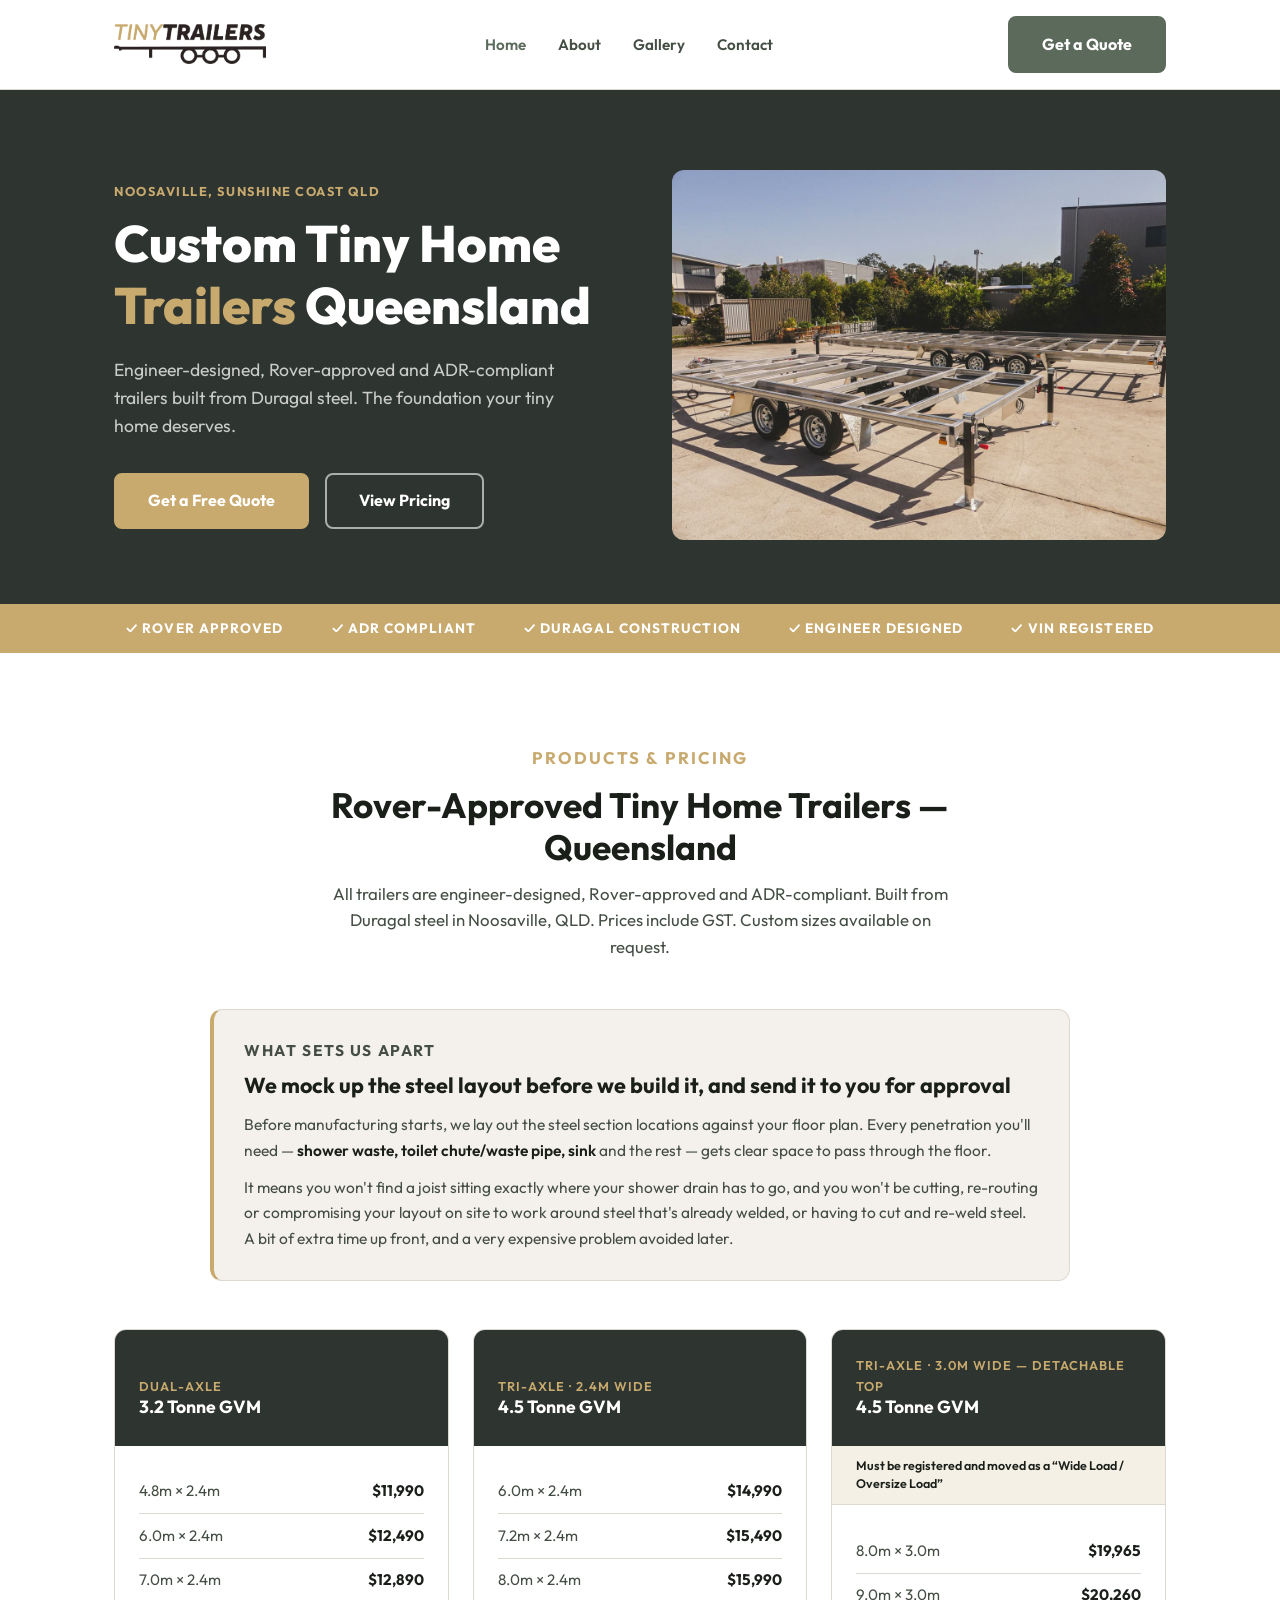
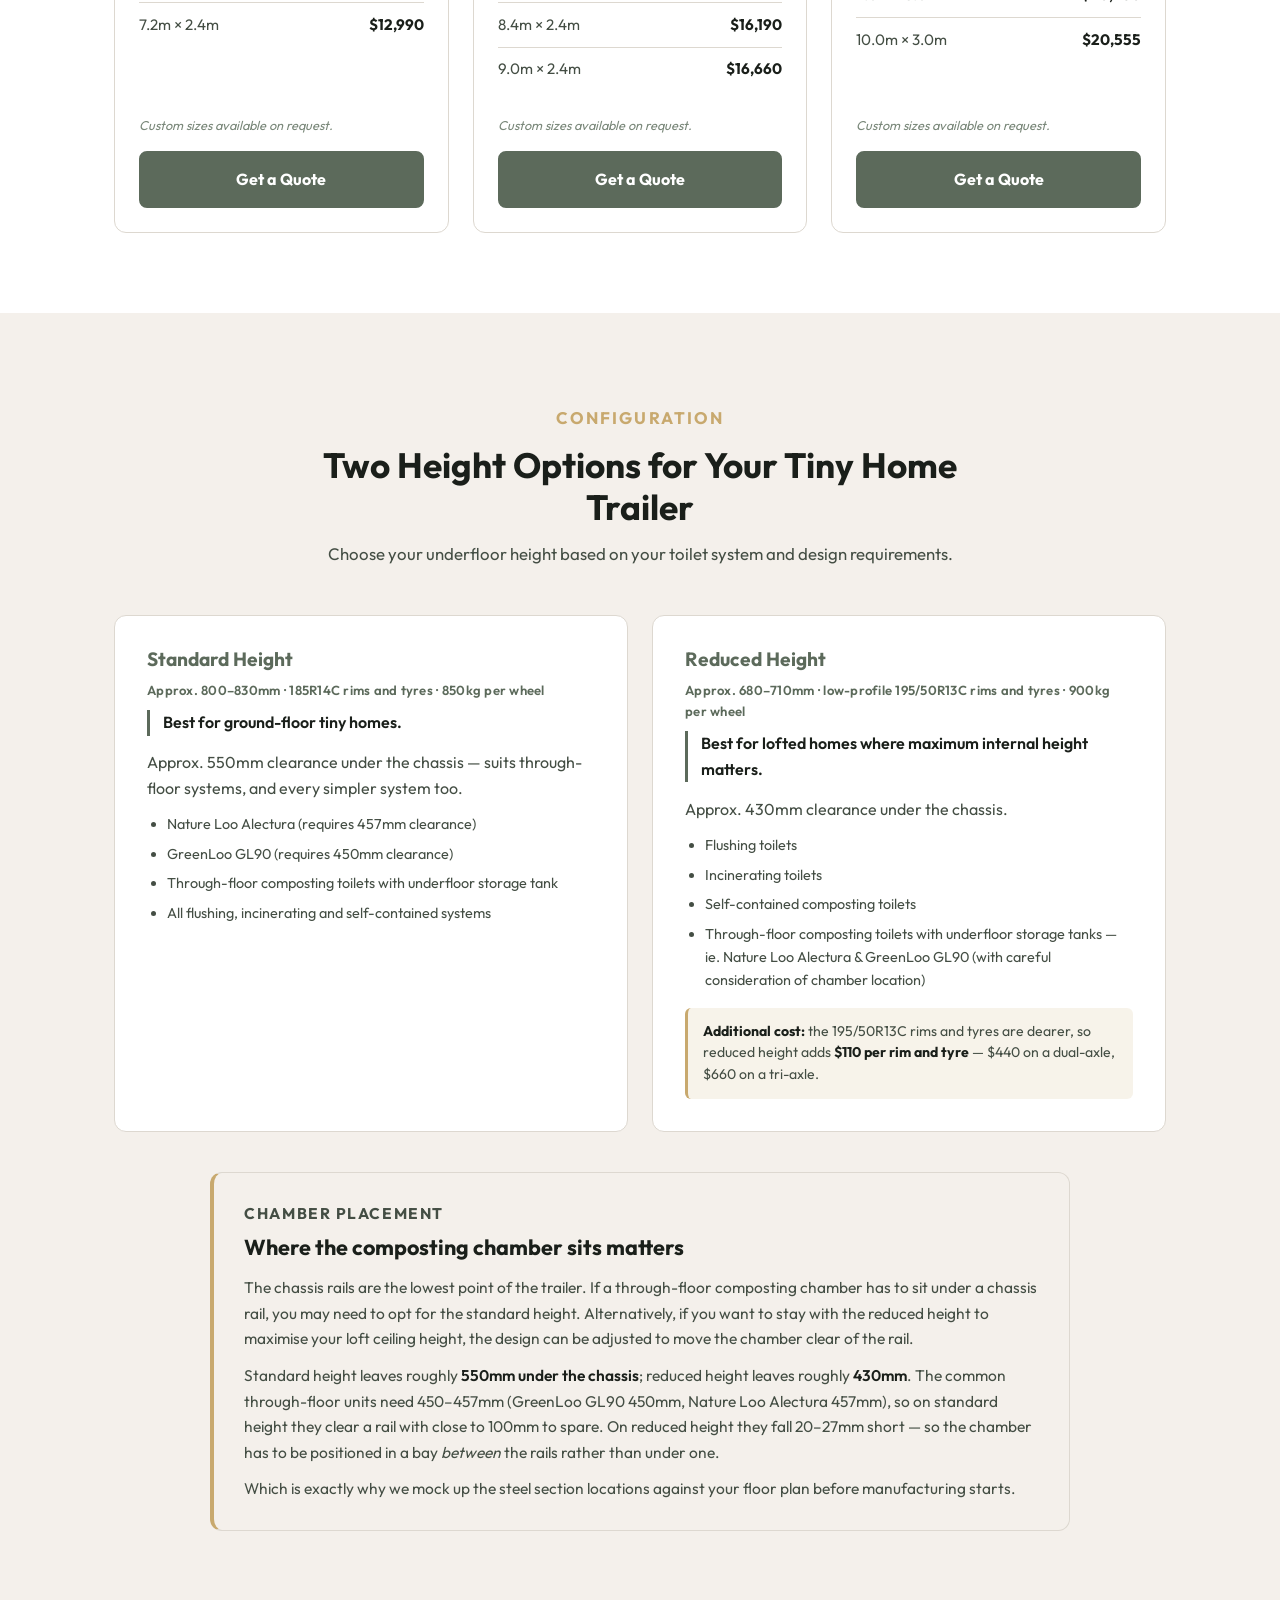
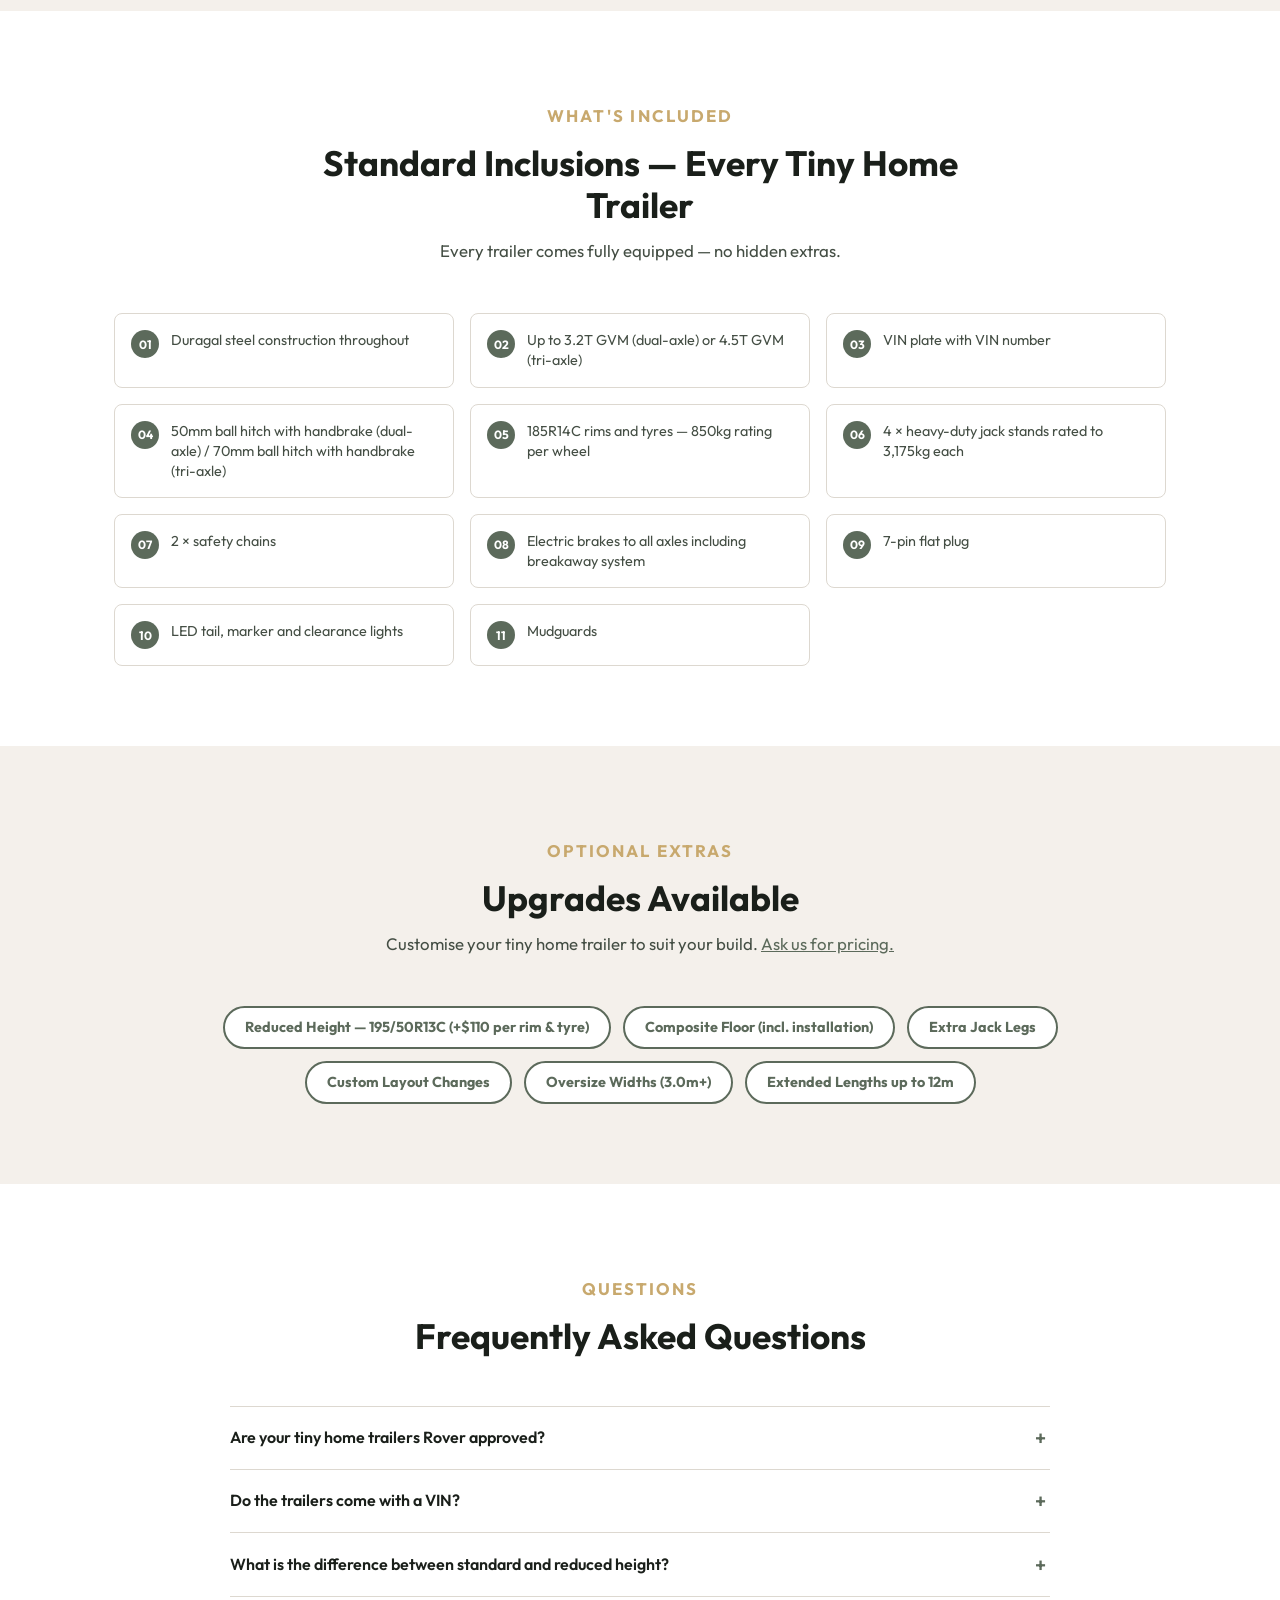
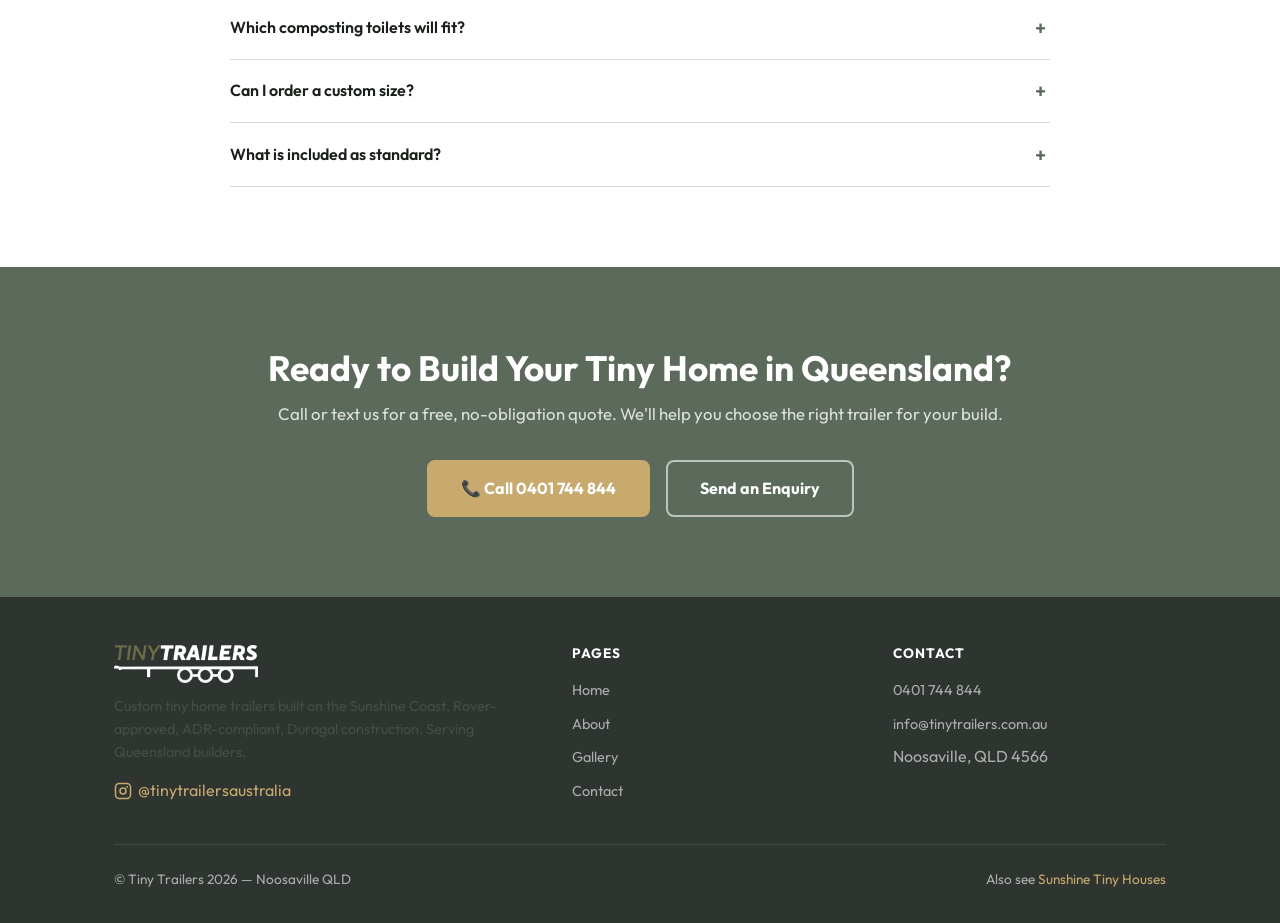
<file: index.html>
<!DOCTYPE html>
<html lang="en-AU">
<head>
  <meta charset="UTF-8" />
  <meta name="viewport" content="width=device-width, initial-scale=1.0" />

  <title>Tiny Home Trailers Queensland | Tiny Trailers — Noosaville</title>
  <meta name="description" content="Engineer-designed, Rover-approved tiny home trailers built from Duragal steel on the Sunshine Coast QLD. Dual and tri-axle, ADR-compliant, VIN registered. Call 0401 744 844 for a free quote." />
  <meta name="robots" content="index, follow" />
  <meta name="geo.region" content="AU-QLD" />
  <meta name="geo.placename" content="Noosaville" />
  <meta name="theme-color" content="#5c6a5b" />
  <link rel="icon" href="images/tt-favicon-32.png" sizes="32x32" type="image/png" />
  <link rel="apple-touch-icon" href="images/tt-icon-180.png" />

  <link rel="canonical" href="https://www.tinytrailers.com.au/" />

  <!-- Open Graph -->
  <meta property="og:type" content="website" />
  <meta property="og:url" content="https://www.tinytrailers.com.au/" />
  <meta property="og:locale" content="en_AU" />
  <meta property="og:site_name" content="Tiny Trailers" />
  <meta property="og:title" content="Tiny Home Trailers Queensland | Tiny Trailers — Noosaville" />
  <meta property="og:description" content="Engineer-designed, Rover-approved tiny home trailers built from Duragal steel on the Sunshine Coast. Dual and tri-axle, ADR-compliant. Call 0401 744 844." />
  <meta property="og:image" content="https://www.tinytrailers.com.au/images/hero.jpg" />
  <meta property="og:image:width" content="1200" />
  <meta property="og:image:height" content="800" />
  <meta property="og:image:alt" content="Custom tiny home trailer — Rover approved, Duragal construction, Sunshine Coast QLD" />

  <!-- Twitter Card -->
  <meta name="twitter:card" content="summary_large_image" />
  <meta name="twitter:title" content="Tiny Home Trailers Queensland | Tiny Trailers — Noosaville" />
  <meta name="twitter:description" content="Engineer-designed, Rover-approved tiny home trailers built from Duragal steel on the Sunshine Coast. Call 0401 744 844." />
  <meta name="twitter:image" content="https://www.tinytrailers.com.au/images/hero.jpg" />

  <!-- Preload hero for LCP -->
  <link rel="preload" as="image" href="images/hero.jpg" />

  <link rel="preconnect" href="https://fonts.googleapis.com" />
  <link rel="preconnect" href="https://fonts.gstatic.com" crossorigin />
  <link href="https://fonts.googleapis.com/css2?family=Outfit:wght@400;600;700;800&display=swap" rel="stylesheet" />
  <link rel="stylesheet" href="style.css?v=9" />

  <!-- Structured Data -->
  <script type="application/ld+json">
{"@context": "https://schema.org", "@type": "LocalBusiness", "name": "Tiny Trailers", "url": "https://www.tinytrailers.com.au", "telephone": "+61401744844", "email": "info@tinytrailers.com.au", "description": "Engineer-designed, Rover-approved tiny home trailers built from Duragal steel. ADR-compliant, VIN registered, dual and tri-axle available.", "image": "https://www.tinytrailers.com.au/images/hero.jpg", "priceRange": "$$", "address": {"@type": "PostalAddress", "addressLocality": "Noosaville", "addressRegion": "QLD", "postalCode": "4566", "addressCountry": "AU"}, "geo": {"@type": "GeoCoordinates", "latitude": -26.394, "longitude": 153.073}, "areaServed": [{"@type": "State", "name": "Queensland"}, {"@type": "Place", "name": "Sunshine Coast"}, {"@type": "Country", "name": "Australia"}], "@id": "https://www.tinytrailers.com.au/#business", "logo": "https://www.tinytrailers.com.au/images/tt-logo-onlight.png", "sameAs": ["https://www.instagram.com/tinytrailersaustralia/"]}
</script>
<script type="application/ld+json">
{"@context": "https://schema.org", "@type": "Product", "name": "Dual-Axle Tiny Home Trailer — 3.2T GVM", "description": "Dual-axle tiny home trailer, 3.2 tonne GVM, Duragal steel construction, Rover-approved and ADR-compliant. Built in Noosaville, Queensland.", "image": "https://www.tinytrailers.com.au/images/hero.jpg", "brand": {"@type": "Brand", "name": "Tiny Trailers"}, "manufacturer": {"@id": "https://www.tinytrailers.com.au/#business"}, "category": "Tiny home trailer", "offers": {"@type": "AggregateOffer", "priceCurrency": "AUD", "lowPrice": "11990", "highPrice": "12990", "offerCount": 4, "availability": "https://schema.org/InStock", "seller": {"@id": "https://www.tinytrailers.com.au/#business"}, "offers": [{"@type": "Offer", "name": "4.8m × 2.4m", "price": "11990", "priceCurrency": "AUD", "availability": "https://schema.org/InStock", "url": "https://www.tinytrailers.com.au/#pricing"}, {"@type": "Offer", "name": "6.0m × 2.4m", "price": "12490", "priceCurrency": "AUD", "availability": "https://schema.org/InStock", "url": "https://www.tinytrailers.com.au/#pricing"}, {"@type": "Offer", "name": "7.0m × 2.4m", "price": "12890", "priceCurrency": "AUD", "availability": "https://schema.org/InStock", "url": "https://www.tinytrailers.com.au/#pricing"}, {"@type": "Offer", "name": "7.2m × 2.4m", "price": "12990", "priceCurrency": "AUD", "availability": "https://schema.org/InStock", "url": "https://www.tinytrailers.com.au/#pricing"}]}}
</script>
<script type="application/ld+json">
{"@context": "https://schema.org", "@type": "Product", "name": "Tri-Axle Tiny Home Trailer — 4.5T GVM, 2.4m Wide", "description": "Tri-axle tiny home trailer, 4.5 tonne GVM, 2.4m wide, Duragal steel construction, Rover-approved and ADR-compliant.", "image": "https://www.tinytrailers.com.au/images/hero.jpg", "brand": {"@type": "Brand", "name": "Tiny Trailers"}, "manufacturer": {"@id": "https://www.tinytrailers.com.au/#business"}, "category": "Tiny home trailer", "offers": {"@type": "AggregateOffer", "priceCurrency": "AUD", "lowPrice": "14990", "highPrice": "16660", "offerCount": 5, "availability": "https://schema.org/InStock", "seller": {"@id": "https://www.tinytrailers.com.au/#business"}, "offers": [{"@type": "Offer", "name": "6.0m × 2.4m", "price": "14990", "priceCurrency": "AUD", "availability": "https://schema.org/InStock", "url": "https://www.tinytrailers.com.au/#pricing"}, {"@type": "Offer", "name": "7.2m × 2.4m", "price": "15490", "priceCurrency": "AUD", "availability": "https://schema.org/InStock", "url": "https://www.tinytrailers.com.au/#pricing"}, {"@type": "Offer", "name": "8.0m × 2.4m", "price": "15990", "priceCurrency": "AUD", "availability": "https://schema.org/InStock", "url": "https://www.tinytrailers.com.au/#pricing"}, {"@type": "Offer", "name": "8.4m × 2.4m", "price": "16190", "priceCurrency": "AUD", "availability": "https://schema.org/InStock", "url": "https://www.tinytrailers.com.au/#pricing"}, {"@type": "Offer", "name": "9.0m × 2.4m", "price": "16660", "priceCurrency": "AUD", "availability": "https://schema.org/InStock", "url": "https://www.tinytrailers.com.au/#pricing"}]}}
</script>
<script type="application/ld+json">
{"@context": "https://schema.org", "@type": "Product", "name": "Tri-Axle Tiny Home Trailer — 4.5T GVM, 3.0m Wide (Detachable Top)", "description": "Tri-axle tiny home trailer, 4.5 tonne GVM, 3.0m wide with detachable top. Must be registered and moved as a Wide Load / Oversize Load.", "image": "https://www.tinytrailers.com.au/images/hero.jpg", "brand": {"@type": "Brand", "name": "Tiny Trailers"}, "manufacturer": {"@id": "https://www.tinytrailers.com.au/#business"}, "category": "Tiny home trailer", "offers": {"@type": "AggregateOffer", "priceCurrency": "AUD", "lowPrice": "19965", "highPrice": "20555", "offerCount": 3, "availability": "https://schema.org/InStock", "seller": {"@id": "https://www.tinytrailers.com.au/#business"}, "offers": [{"@type": "Offer", "name": "8.0m × 3.0m", "price": "19965", "priceCurrency": "AUD", "availability": "https://schema.org/InStock", "url": "https://www.tinytrailers.com.au/#pricing"}, {"@type": "Offer", "name": "9.0m × 3.0m", "price": "20260", "priceCurrency": "AUD", "availability": "https://schema.org/InStock", "url": "https://www.tinytrailers.com.au/#pricing"}, {"@type": "Offer", "name": "10.0m × 3.0m", "price": "20555", "priceCurrency": "AUD", "availability": "https://schema.org/InStock", "url": "https://www.tinytrailers.com.au/#pricing"}]}}
</script>
<script type="application/ld+json">
{"@context": "https://schema.org", "@type": "FAQPage", "mainEntity": [{"@type": "Question", "name": "Are your tiny home trailers Rover approved?", "acceptedAnswer": {"@type": "Answer", "text": "Yes. Every trailer is engineer-designed, Rover-approved and complies with the relevant Australian Design Rules."}}, {"@type": "Question", "name": "Do the trailers come with a VIN?", "acceptedAnswer": {"@type": "Answer", "text": "Yes. Every trailer is supplied with a VIN plate and VIN number, so it has a legitimate, registerable foundation."}}, {"@type": "Question", "name": "What is the difference between standard and reduced height?", "acceptedAnswer": {"@type": "Answer", "text": "Standard height sits at roughly 800–830mm on 185R14C rims and tyres and leaves about 550mm of clearance under the chassis. Reduced height sits at roughly 680–710mm on low-profile 195/50R13C rims and tyres with about 430mm under the chassis, and adds $110 per rim and tyre."}}, {"@type": "Question", "name": "Which composting toilets will fit?", "acceptedAnswer": {"@type": "Answer", "text": "Standard height suits through-floor units including the Nature Loo Alectura (457mm clearance) and GreenLoo GL90 (450mm), plus all flushing, incinerating and self-contained systems. On reduced height a through-floor chamber must sit in a bay between the chassis rails rather than under one."}}, {"@type": "Question", "name": "Can I order a custom size?", "acceptedAnswer": {"@type": "Answer", "text": "Yes. Custom sizes are available on request, including oversize widths from 3.0m and extended lengths up to 12m."}}, {"@type": "Question", "name": "What is included as standard?", "acceptedAnswer": {"@type": "Answer", "text": "Duragal steel construction, VIN plate, ball hitch with handbrake, 185R14C rims and tyres rated to 850kg per wheel, four heavy-duty jack stands, safety chains, electric brakes with breakaway system, 7-pin flat plug, LED lighting and mudguards."}}]}
</script>
</head>
<body>

  <header class="site-header">
    <div class="container">
      <nav class="nav">
        <a href="/" class="nav__logo"><img src="images/tt-logo-onlight.png" alt="Tiny Trailers" width="849" height="224" /></a>
        <ul class="nav__links">
          <li><a href="/" class="active">Home</a></li>
          <li><a href="about.html">About</a></li>
          <li><a href="gallery.html">Gallery</a></li>
          <li><a href="contact.html">Contact</a></li>
        </ul>
        <a href="contact.html" class="btn btn--primary nav__cta">Get a Quote</a>
        <button class="nav__toggle" aria-label="Toggle menu" onclick="toggleNav()">
          <span></span><span></span><span></span>
        </button>
      </nav>
    </div>
    <div class="nav__mobile" id="mobileNav">
      <a href="/">Home</a>
      <a href="about.html">About</a>
      <a href="gallery.html">Gallery</a>
      <a href="contact.html">Contact</a>
      <a href="contact.html" class="btn btn--primary" style="margin-top:0.5rem;text-align:center;">Get a Quote</a>
    </div>
  </header>

  <section class="hero">
    <div class="container">
      <div class="hero__inner">
        <div>
          <p class="eyebrow">Noosaville, Sunshine Coast QLD</p>
          <h1>Custom Tiny Home <em>Trailers</em> Queensland</h1>
          <p class="hero__sub">Engineer-designed, Rover-approved and ADR-compliant trailers built from Duragal steel. The foundation your tiny home deserves.</p>
          <div class="hero__actions">
            <a href="contact.html" class="btn btn--accent">Get a Free Quote</a>
            <a href="#pricing" class="btn btn--outline">View Pricing</a>
          </div>
        </div>
        <div class="hero__img">
          <img src="images/hero.jpg"
               alt="Custom tiny home trailer — Rover approved, ADR compliant, Duragal steel construction, Sunshine Coast QLD"
               width="800" height="600"
               loading="eager" fetchpriority="high" />
        </div>
      </div>
    </div>
  </section>

  <div class="trust-bar">
    <div class="trust-bar__inner">
      <span class="trust-bar__item">✓ Rover Approved</span>
      <span class="trust-bar__item">✓ ADR Compliant</span>
      <span class="trust-bar__item">✓ Duragal Construction</span>
      <span class="trust-bar__item">✓ Engineer Designed</span>
      <span class="trust-bar__item">✓ VIN Registered</span>
    </div>
  </div>

  <section class="section" id="pricing">
    <div class="container">
      <div class="section-header">
        <p class="eyebrow">Products &amp; Pricing</p>
        <h2>Rover-Approved Tiny Home Trailers — Queensland</h2>
        <p>All trailers are engineer-designed, Rover-approved and ADR-compliant. Built from Duragal steel in Noosaville, QLD. Prices include GST. Custom sizes available on request.</p>
      </div>

      <div class="callout">
        <p class="callout__label">What sets us apart</p>
        <h3>We mock up the steel layout before we build it, and send it to you for approval</h3>
        <p>Before manufacturing starts, we lay out the steel section locations against your floor plan. Every penetration you'll need — <strong>shower waste, toilet chute/waste pipe, sink</strong> and the rest — gets clear space to pass through the floor.</p>
        <p>It means you won't find a joist sitting exactly where your shower drain has to go, and you won't be cutting, re-routing or compromising your layout on site to work around steel that's already welded, or having to cut and re-weld steel. A bit of extra time up front, and a very expensive problem avoided later.</p>
      </div>

      <div class="products-grid">

        <div class="product-card">
          <div class="product-card__head">
            <div class="tag">Dual-Axle</div>
            <h3>3.2 Tonne GVM</h3>
          </div>
          <div class="product-card__body">
            <ul class="price-list">
              <li><span>4.8m × 2.4m</span><span class="price">$11,990</span></li>
              <li><span>6.0m × 2.4m</span><span class="price">$12,490</span></li>
              <li><span>7.0m × 2.4m</span><span class="price">$12,890</span></li>
              <li><span>7.2m × 2.4m</span><span class="price">$12,990</span></li>
            </ul>
          </div>
          <div class="product-card__foot">
            <p class="product-card__note">Custom sizes available on request.</p>
            <a href="contact.html" class="btn btn--primary" style="width:100%;">Get a Quote</a>
          </div>
        </div>

        <div class="product-card">
          <div class="product-card__head">
            <div class="tag">Tri-Axle · 2.4m Wide</div>
            <h3>4.5 Tonne GVM</h3>
          </div>
          <div class="product-card__body">
            <ul class="price-list">
              <li><span>6.0m × 2.4m</span><span class="price">$14,990</span></li>
              <li><span>7.2m × 2.4m</span><span class="price">$15,490</span></li>
              <li><span>8.0m × 2.4m</span><span class="price">$15,990</span></li>
              <li><span>8.4m × 2.4m</span><span class="price">$16,190</span></li>
              <li><span>9.0m × 2.4m</span><span class="price">$16,660</span></li>
            </ul>
          </div>
          <div class="product-card__foot">
            <p class="product-card__note">Custom sizes available on request.</p>
            <a href="contact.html" class="btn btn--primary" style="width:100%;">Get a Quote</a>
          </div>
        </div>

        <div class="product-card">
          <div class="product-card__head">
            <div class="tag">Tri-Axle · 3.0m Wide — Detachable Top</div>
            <h3>4.5 Tonne GVM</h3>
          </div>
            <p class="card-warning">Must be registered and moved as a “Wide Load / Oversize Load”</p>
          <div class="product-card__body">
            <ul class="price-list">
              <li><span>8.0m × 3.0m</span><span class="price">$19,965</span></li>
              <li><span>9.0m × 3.0m</span><span class="price">$20,260</span></li>
              <li><span>10.0m × 3.0m</span><span class="price">$20,555</span></li>
            </ul>
          </div>
          <div class="product-card__foot">
            <p class="product-card__note">Custom sizes available on request.</p>
            <a href="contact.html" class="btn btn--primary" style="width:100%;">Get a Quote</a>
          </div>
        </div>

      </div>
    </div>
  </section>

  <section class="section section--surface">
    <div class="container">
      <div class="section-header">
        <p class="eyebrow">Configuration</p>
        <h2>Two Height Options for Your Tiny Home Trailer</h2>
        <p>Choose your underfloor height based on your toilet system and design requirements.</p>
      </div>
      <div class="heights-grid">
        <div class="height-card">
          <h3>Standard Height</h3>
          <p class="height-card__spec">Approx. 800&ndash;830mm &middot; 185R14C rims and tyres &middot; 850kg per wheel</p>
          <p class="height-card__note">Best for ground-floor tiny homes.</p>
          <p>Approx. 550mm clearance under the chassis &mdash; suits through-floor systems, and every simpler system too.</p>
          <ul>
            <li>Nature Loo Alectura (requires 457mm clearance)</li>
            <li>GreenLoo GL90 (requires 450mm clearance)</li>
            <li>Through-floor composting toilets with underfloor storage tank</li>
            <li>All flushing, incinerating and self-contained systems</li>
          </ul>
        </div>
        <div class="height-card">
          <h3>Reduced Height</h3>
          <p class="height-card__spec">Approx. 680&ndash;710mm &middot; low-profile 195/50R13C rims and tyres &middot; 900kg per wheel</p>
          <p class="height-card__note">Best for lofted homes where maximum internal height matters.</p>
          <p>Approx. 430mm clearance under the chassis.</p>
          <ul>
            <li>Flushing toilets</li>
            <li>Incinerating toilets</li>
            <li>Self-contained composting toilets</li>
            <li>Through-floor composting toilets with underfloor storage tanks &mdash; ie. Nature Loo Alectura &amp; GreenLoo GL90 (with careful consideration of chamber location)</li>
          </ul>
          <p class="height-card__cost"><strong>Additional cost:</strong> the 195/50R13C rims and tyres are dearer, so reduced height adds <strong>$110 per rim and tyre</strong> &mdash; $440 on a dual-axle, $660 on a tri-axle.</p>
        </div>
      </div>

      <div class="callout" style="margin-top:2.5rem;margin-bottom:0">
        <p class="callout__label">Chamber placement</p>
        <h3>Where the composting chamber sits matters</h3>
        <p>The chassis rails are the lowest point of the trailer. If a through-floor composting chamber has to sit under a chassis rail, you may need to opt for the standard height. Alternatively, if you want to stay with the reduced height to maximise your loft ceiling height, the design can be adjusted to move the chamber clear of the rail.</p>
        <p>Standard height leaves roughly <strong>550mm under the chassis</strong>; reduced height leaves roughly <strong>430mm</strong>. The common through-floor units need 450&ndash;457mm (GreenLoo GL90 450mm, Nature Loo Alectura 457mm), so on standard height they clear a rail with close to 100mm to spare. On reduced height they fall 20&ndash;27mm short &mdash; so the chamber has to be positioned in a bay <em>between</em> the rails rather than under one.</p>
        <p>Which is exactly why we mock up the steel section locations against your floor plan before manufacturing starts.</p>
      </div>
    </div>
  </section>

  <section class="section">
    <div class="container">
      <div class="section-header">
        <p class="eyebrow">What&#39;s Included</p>
        <h2>Standard Inclusions — Every Tiny Home Trailer</h2>
        <p>Every trailer comes fully equipped — no hidden extras.</p>
      </div>
      <div class="inclusions-grid">
        <div class="inclusion-item">
          <div class="inclusion-item__num">01</div>
          <p>Duragal steel construction throughout</p>
        </div>
        <div class="inclusion-item">
          <div class="inclusion-item__num">02</div>
          <p>Up to 3.2T GVM (dual-axle) or 4.5T GVM (tri-axle)</p>
        </div>
        <div class="inclusion-item">
          <div class="inclusion-item__num">03</div>
          <p>VIN plate with VIN number</p>
        </div>
        <div class="inclusion-item">
          <div class="inclusion-item__num">04</div>
          <p>50mm ball hitch with handbrake (dual-axle) / 70mm ball hitch with handbrake (tri-axle)</p>
        </div>
        <div class="inclusion-item">
          <div class="inclusion-item__num">05</div>
          <p>185R14C rims and tyres &mdash; 850kg rating per wheel</p>
        </div>
        <div class="inclusion-item">
          <div class="inclusion-item__num">06</div>
          <p>4 × heavy-duty jack stands rated to 3,175kg each</p>
        </div>
        <div class="inclusion-item">
          <div class="inclusion-item__num">07</div>
          <p>2 × safety chains</p>
        </div>
        <div class="inclusion-item">
          <div class="inclusion-item__num">08</div>
          <p>Electric brakes to all axles including breakaway system</p>
        </div>
        <div class="inclusion-item">
          <div class="inclusion-item__num">09</div>
          <p>7-pin flat plug</p>
        </div>
        <div class="inclusion-item">
          <div class="inclusion-item__num">10</div>
          <p>LED tail, marker and clearance lights</p>
        </div>
        <div class="inclusion-item">
          <div class="inclusion-item__num">11</div>
          <p>Mudguards</p>
        </div>
      </div>
    </div>
  </section>

  <section class="section section--surface">
    <div class="container" style="text-align:center;">
      <div class="section-header">
        <p class="eyebrow">Optional Extras</p>
        <h2>Upgrades Available</h2>
        <p>Customise your tiny home trailer to suit your build. <a href="contact.html" style="color:var(--color-primary);text-decoration:underline">Ask us for pricing.</a></p>
      </div>
      <div class="upgrades-list">
        <span class="upgrade-tag">Reduced Height &mdash; 195/50R13C (+$110 per rim &amp; tyre)</span>
        <span class="upgrade-tag">Composite Floor (incl. installation)</span>
        <span class="upgrade-tag">Extra Jack Legs</span>
        <span class="upgrade-tag">Custom Layout Changes</span>
        <span class="upgrade-tag">Oversize Widths (3.0m+)</span>
        <span class="upgrade-tag">Extended Lengths up to 12m</span>
      </div>
    </div>
  </section>

  <section class="section" aria-labelledby="faq-h">
    <div class="container">
      <div class="section-header">
        <p class="eyebrow">Questions</p>
        <h2 id="faq-h">Frequently Asked Questions</h2>
      </div>
      <div class="faq">
        <details class="faq-item">
          <summary>Are your tiny home trailers Rover approved?</summary>
          <p>Yes. Every trailer is engineer-designed, Rover-approved and complies with the relevant Australian Design Rules.</p>
        </details>
        <details class="faq-item">
          <summary>Do the trailers come with a VIN?</summary>
          <p>Yes. Every trailer is supplied with a VIN plate and VIN number, so it has a legitimate, registerable foundation.</p>
        </details>
        <details class="faq-item">
          <summary>What is the difference between standard and reduced height?</summary>
          <p>Standard height sits at roughly 800–830mm on 185R14C rims and tyres and leaves about 550mm of clearance under the chassis. Reduced height sits at roughly 680–710mm on low-profile 195/50R13C rims and tyres with about 430mm under the chassis, and adds $110 per rim and tyre.</p>
        </details>
        <details class="faq-item">
          <summary>Which composting toilets will fit?</summary>
          <p>Standard height suits through-floor units including the Nature Loo Alectura (457mm clearance) and GreenLoo GL90 (450mm), plus all flushing, incinerating and self-contained systems. On reduced height a through-floor chamber must sit in a bay between the chassis rails rather than under one.</p>
        </details>
        <details class="faq-item">
          <summary>Can I order a custom size?</summary>
          <p>Yes. Custom sizes are available on request, including oversize widths from 3.0m and extended lengths up to 12m.</p>
        </details>
        <details class="faq-item">
          <summary>What is included as standard?</summary>
          <p>Duragal steel construction, VIN plate, ball hitch with handbrake, 185R14C rims and tyres rated to 850kg per wheel, four heavy-duty jack stands, safety chains, electric brakes with breakaway system, 7-pin flat plug, LED lighting and mudguards.</p>
        </details>
      </div>
    </div>
  </section>

  <section class="cta-band">
    <div class="container">
      <h2>Ready to Build Your Tiny Home in Queensland?</h2>
      <p>Call or text us for a free, no-obligation quote. We'll help you choose the right trailer for your build.</p>
      <div class="cta-band__actions">
        <a href="tel:0401744844" class="btn btn--accent">📞 Call 0401 744 844</a>
        <a href="contact.html" class="btn btn--outline">Send an Enquiry</a>
      </div>
    </div>
  </section>

  <footer class="site-footer">
    <div class="container">
      <div class="footer-inner">
        <div class="footer-brand">
          <div class="footer-logo"><img src="images/tt-logo-ondark.png" alt="Tiny Trailers" width="849" height="224" /></div>
          <p>Custom tiny home trailers built on the Sunshine Coast. Rover-approved, ADR-compliant, Duragal construction. Serving Queensland builders.</p>
          <div class="footer-social">
            <a href="https://www.instagram.com/tinytrailersaustralia/" target="_blank" rel="noopener" aria-label="Tiny Trailers on Instagram" style="color:var(--color-accent)">
              <svg width="18" height="18" viewBox="0 0 24 24" fill="none" stroke="currentColor" stroke-width="2" aria-hidden="true"><rect x="2" y="2" width="20" height="20" rx="5"/><circle cx="12" cy="12" r="4"/><circle cx="17.5" cy="6.5" r="1.2" fill="currentColor" stroke="none"/></svg>
              @tinytrailersaustralia
            </a>
          </div>
        </div>
        <div class="footer-col">
          <h4>Pages</h4>
          <ul>
            <li><a href="/">Home</a></li>
            <li><a href="about.html">About</a></li>
            <li><a href="gallery.html">Gallery</a></li>
            <li><a href="contact.html">Contact</a></li>
          </ul>
        </div>
        <div class="footer-col">
          <h4>Contact</h4>
          <ul>
            <li><a href="tel:0401744844">0401 744 844</a></li>
            <li><a href="mailto:info@tinytrailers.com.au">info@tinytrailers.com.au</a></li>
            <li>Noosaville, QLD 4566</li>
          </ul>
        </div>
      </div>
      <div class="footer-bottom">
        <span>© Tiny Trailers <span class="yr">2026</span> — Noosaville QLD</span>
        <span>Also see <a href="https://www.sunshinetinyhouses.com.au" style="color:var(--color-accent)">Sunshine Tiny Houses</a></span>
      </div>
    </div>
  </footer>

  <a href="tel:0401744844" class="sticky-call">📞 Call for a Free Quote</a>
  <script>function toggleNav(){document.getElementById('mobileNav').classList.toggle('open');}document.querySelectorAll('.yr').forEach(function(e){e.textContent=new Date().getFullYear();});</script>
</body>
</html>
</file>
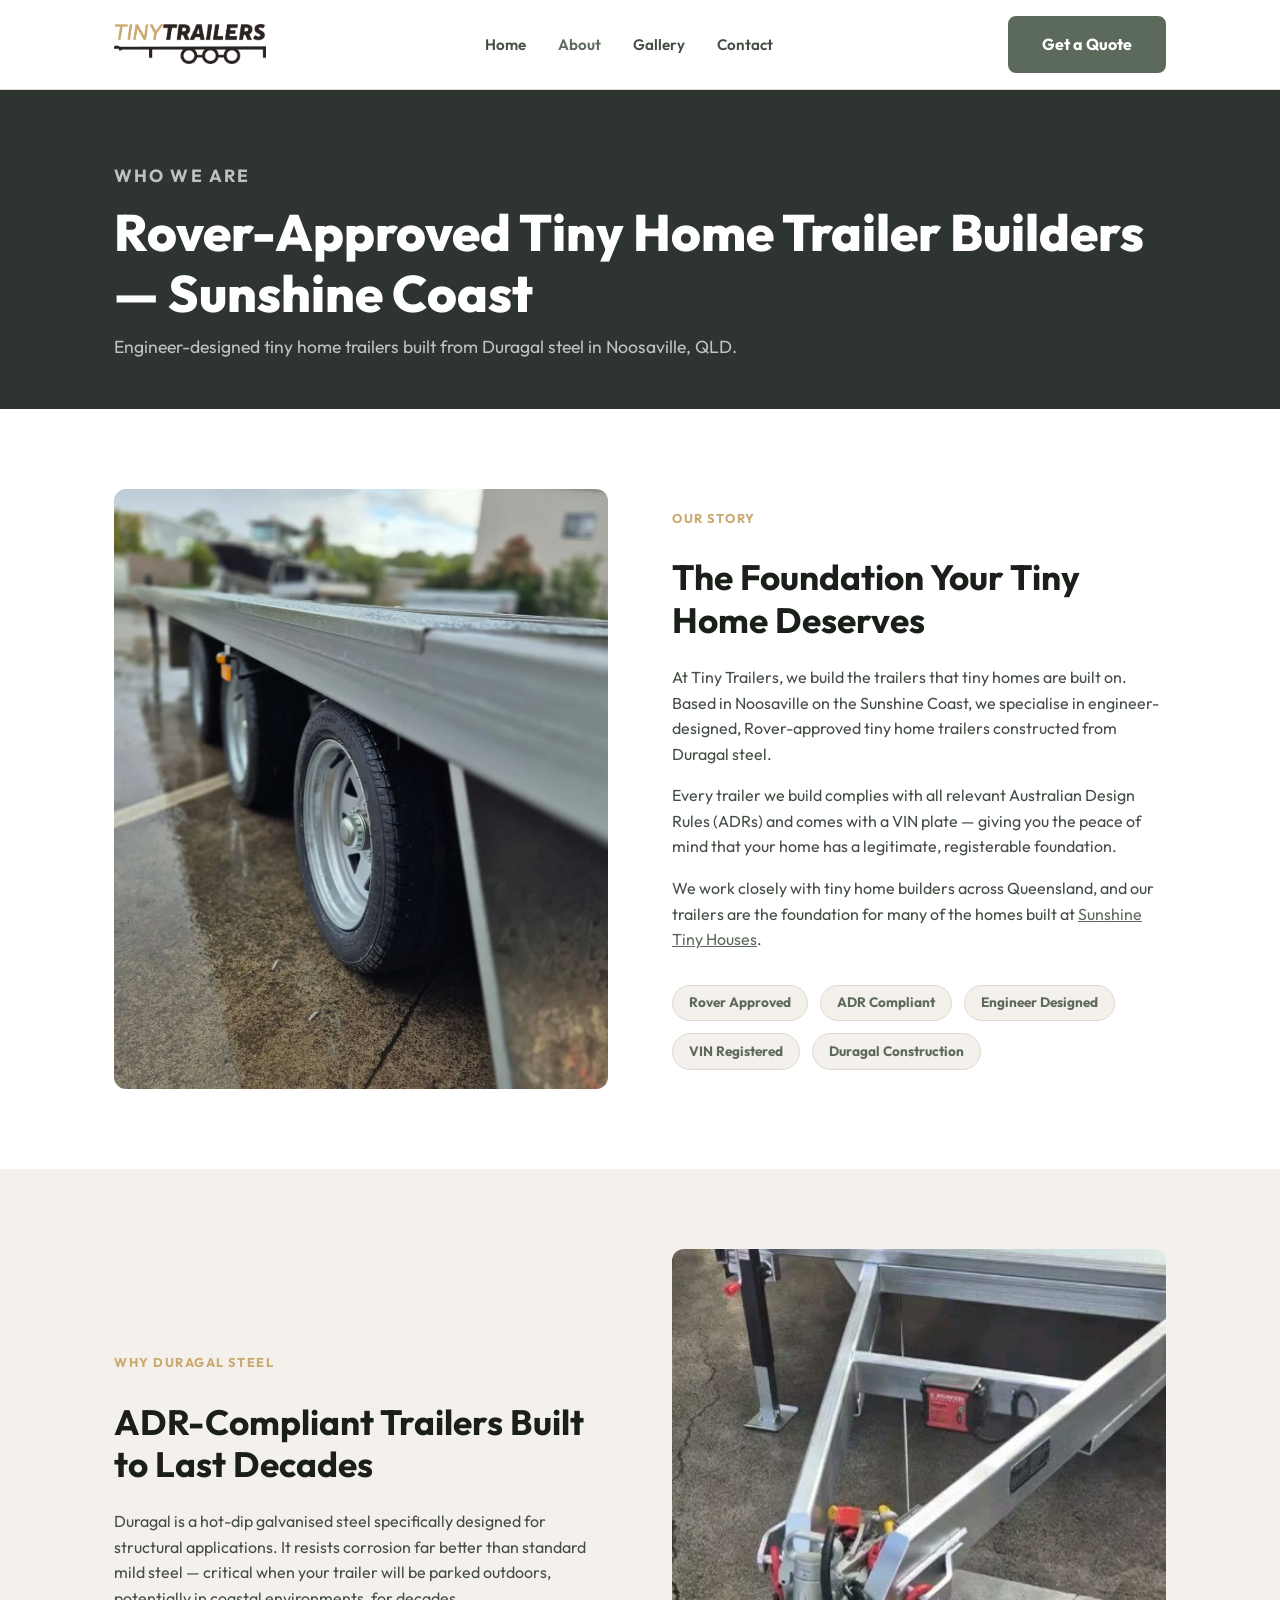
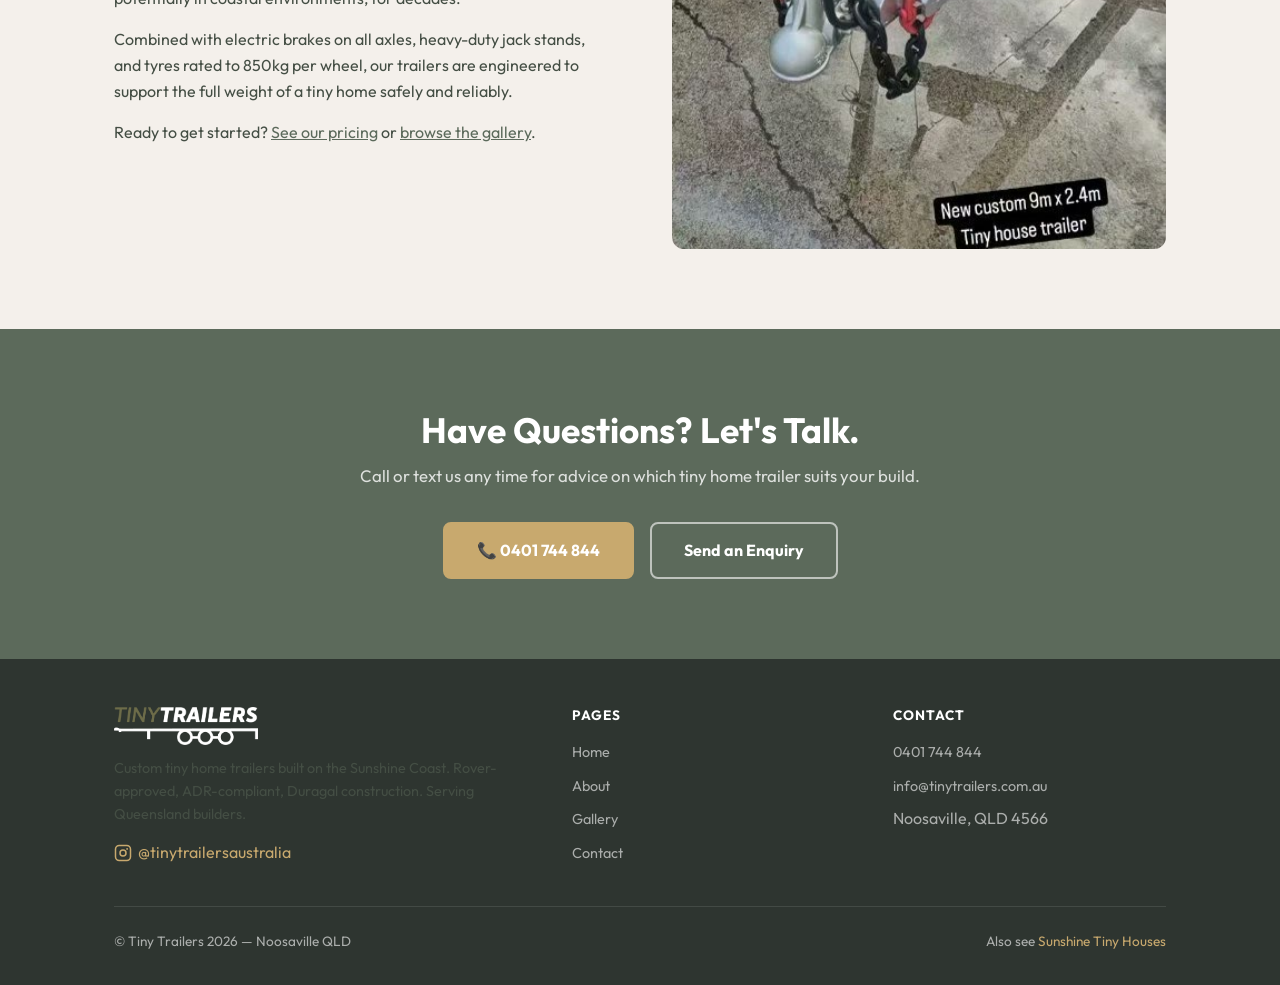
<file: about.html>
<!DOCTYPE html>
<html lang="en-AU">
<head>
  <meta charset="UTF-8" />
  <meta name="viewport" content="width=device-width, initial-scale=1.0" />

  <title>About Tiny Trailers | Rover-Approved Trailer Builder — Noosaville QLD</title>
  <meta name="description" content="Tiny Trailers builds engineer-designed, Rover-approved tiny home trailers from Duragal steel on the Sunshine Coast. ADR-compliant, VIN registered, built to last decades." />
  <meta name="robots" content="index, follow" />
  <meta name="geo.region" content="AU-QLD" />
  <meta name="geo.placename" content="Noosaville" />
  <meta name="theme-color" content="#5c6a5b" />
  <link rel="icon" href="images/tt-favicon-32.png" sizes="32x32" type="image/png" />
  <link rel="apple-touch-icon" href="images/tt-icon-180.png" />

  <link rel="canonical" href="https://www.tinytrailers.com.au/about.html" />

  <!-- Open Graph -->
  <meta property="og:type" content="website" />
  <meta property="og:url" content="https://www.tinytrailers.com.au/about.html" />
  <meta property="og:locale" content="en_AU" />
  <meta property="og:site_name" content="Tiny Trailers" />
  <meta property="og:title" content="About Tiny Trailers | Rover-Approved Trailer Builder — Noosaville QLD" />
  <meta property="og:description" content="Tiny Trailers builds engineer-designed, Rover-approved tiny home trailers from Duragal steel on the Sunshine Coast. ADR-compliant, VIN registered." />
  <meta property="og:image" content="https://www.tinytrailers.com.au/images/about-1.jpg" />
  <meta property="og:image:width" content="1200" />
  <meta property="og:image:height" content="800" />

  <!-- Twitter Card -->
  <meta name="twitter:card" content="summary_large_image" />
  <meta name="twitter:title" content="About Tiny Trailers | Rover-Approved Trailer Builder Sunshine Coast" />
  <meta name="twitter:description" content="Engineer-designed, Rover-approved tiny home trailers from Duragal steel. ADR-compliant, VIN registered. Noosaville QLD." />
  <meta name="twitter:image" content="https://www.tinytrailers.com.au/images/about-1.jpg" />

  <link rel="preconnect" href="https://fonts.googleapis.com" />
  <link rel="preconnect" href="https://fonts.gstatic.com" crossorigin />
  <link href="https://fonts.googleapis.com/css2?family=Outfit:wght@400;600;700;800&display=swap" rel="stylesheet" />
  <link rel="stylesheet" href="style.css?v=9" />

  <!-- Structured Data -->
  <script type="application/ld+json">
  {
    "@context": "https://schema.org",
    "@type": "LocalBusiness",
    "name": "Tiny Trailers",
    "url": "https://www.tinytrailers.com.au",
    "telephone": "+61401744844",
    "email": "info@tinytrailers.com.au",
    "description": "Engineer-designed, Rover-approved tiny home trailers built from Duragal steel. ADR-compliant, VIN registered.",
    "address": {
      "@type": "PostalAddress",
      "addressLocality": "Noosaville",
      "addressRegion": "QLD",
      "postalCode": "4566",
      "addressCountry": "AU"
    },
    "geo": { "@type": "GeoCoordinates", "latitude": -26.394, "longitude": 153.073 },
    "areaServed": { "@type": "State", "name": "Queensland" }
  }
  </script>
  <script type="application/ld+json">
  {
    "@context": "https://schema.org",
    "@type": "BreadcrumbList",
    "itemListElement": [
      { "@type": "ListItem", "position": 1, "name": "Home", "item": "https://www.tinytrailers.com.au/" },
      { "@type": "ListItem", "position": 2, "name": "About", "item": "https://www.tinytrailers.com.au/about.html" }
    ]
  }
  </script>
</head>
<body>

  <header class="site-header">
    <div class="container">
      <nav class="nav">
        <a href="/" class="nav__logo"><img src="images/tt-logo-onlight.png" alt="Tiny Trailers" width="849" height="224" /></a>
        <ul class="nav__links">
          <li><a href="/">Home</a></li>
          <li><a href="about.html" class="active">About</a></li>
          <li><a href="gallery.html">Gallery</a></li>
          <li><a href="contact.html">Contact</a></li>
        </ul>
        <a href="contact.html" class="btn btn--primary nav__cta">Get a Quote</a>
        <button class="nav__toggle" aria-label="Toggle menu" onclick="toggleNav()">
          <span></span><span></span><span></span>
        </button>
      </nav>
    </div>
    <div class="nav__mobile" id="mobileNav">
      <a href="/">Home</a>
      <a href="about.html">About</a>
      <a href="gallery.html">Gallery</a>
      <a href="contact.html">Contact</a>
      <a href="contact.html" class="btn btn--primary" style="margin-top:0.5rem;text-align:center;">Get a Quote</a>
    </div>
  </header>

  <section class="page-hero">
    <div class="container">
      <p class="eyebrow">Who We Are</p>
      <h1>Rover-Approved Tiny Home Trailer Builders — Sunshine Coast</h1>
      <p>Engineer-designed tiny home trailers built from Duragal steel in Noosaville, QLD.</p>
    </div>
  </section>

  <section class="section">
    <div class="container">
      <div class="about-grid">
        <img src="images/about-1.jpg"
             alt="Tiny Trailers — Duragal steel tiny home trailer under construction, Noosaville QLD"
             width="800" height="600"
             loading="lazy" />
        <div class="about-content">
          <p class="eyebrow">Our Story</p>
          <h2>The Foundation Your Tiny Home Deserves</h2>
          <p>At Tiny Trailers, we build the trailers that tiny homes are built on. Based in Noosaville on the Sunshine Coast, we specialise in engineer-designed, Rover-approved tiny home trailers constructed from Duragal steel.</p>
          <p>Every trailer we build complies with all relevant Australian Design Rules (ADRs) and comes with a VIN plate — giving you the peace of mind that your home has a legitimate, registerable foundation.</p>
          <p>We work closely with tiny home builders across Queensland, and our trailers are the foundation for many of the homes built at <a href="https://www.sunshinetinyhouses.com.au" style="color:var(--color-primary);text-decoration:underline">Sunshine Tiny Houses</a>.</p>
          <div class="credentials">
            <span class="credential-tag">Rover Approved</span>
            <span class="credential-tag">ADR Compliant</span>
            <span class="credential-tag">Engineer Designed</span>
            <span class="credential-tag">VIN Registered</span>
            <span class="credential-tag">Duragal Construction</span>
          </div>
        </div>
      </div>
    </div>
  </section>

  <section class="section section--surface">
    <div class="container">
      <div class="about-grid" style="direction:rtl">
        <img src="images/about-2.jpg"
             alt="Completed Tiny Trailers ADR-compliant tiny home trailer ready for delivery, Sunshine Coast"
             width="800" height="600"
             loading="lazy" style="direction:ltr" />
        <div class="about-content" style="direction:ltr">
          <p class="eyebrow">Why Duragal Steel</p>
          <h2>ADR-Compliant Trailers Built to Last Decades</h2>
          <p>Duragal is a hot-dip galvanised steel specifically designed for structural applications. It resists corrosion far better than standard mild steel — critical when your trailer will be parked outdoors, potentially in coastal environments, for decades.</p>
          <p>Combined with electric brakes on all axles, heavy-duty jack stands, and tyres rated to 850kg per wheel, our trailers are engineered to support the full weight of a tiny home safely and reliably.</p>
          <p>Ready to get started? <a href="contact.html" style="color:var(--color-primary);text-decoration:underline">See our pricing</a> or <a href="gallery.html" style="color:var(--color-primary);text-decoration:underline">browse the gallery</a>.</p>
        </div>
      </div>
    </div>
  </section>

  <section class="cta-band">
    <div class="container">
      <h2>Have Questions? Let's Talk.</h2>
      <p>Call or text us any time for advice on which tiny home trailer suits your build.</p>
      <div class="cta-band__actions">
        <a href="tel:0401744844" class="btn btn--accent">📞 0401 744 844</a>
        <a href="contact.html" class="btn btn--outline">Send an Enquiry</a>
      </div>
    </div>
  </section>

  <footer class="site-footer">
    <div class="container">
      <div class="footer-inner">
        <div class="footer-brand">
          <div class="footer-logo"><img src="images/tt-logo-ondark.png" alt="Tiny Trailers" width="849" height="224" /></div>
          <p>Custom tiny home trailers built on the Sunshine Coast. Rover-approved, ADR-compliant, Duragal construction. Serving Queensland builders.</p>
          <div class="footer-social">
            <a href="https://www.instagram.com/tinytrailersaustralia/" target="_blank" rel="noopener" aria-label="Tiny Trailers on Instagram" style="color:var(--color-accent)">
              <svg width="18" height="18" viewBox="0 0 24 24" fill="none" stroke="currentColor" stroke-width="2" aria-hidden="true"><rect x="2" y="2" width="20" height="20" rx="5"/><circle cx="12" cy="12" r="4"/><circle cx="17.5" cy="6.5" r="1.2" fill="currentColor" stroke="none"/></svg>
              @tinytrailersaustralia
            </a>
          </div>
        </div>
        <div class="footer-col">
          <h4>Pages</h4>
          <ul>
            <li><a href="/">Home</a></li>
            <li><a href="about.html">About</a></li>
            <li><a href="gallery.html">Gallery</a></li>
            <li><a href="contact.html">Contact</a></li>
          </ul>
        </div>
        <div class="footer-col">
          <h4>Contact</h4>
          <ul>
            <li><a href="tel:0401744844">0401 744 844</a></li>
            <li><a href="mailto:info@tinytrailers.com.au">info@tinytrailers.com.au</a></li>
            <li>Noosaville, QLD 4566</li>
          </ul>
        </div>
      </div>
      <div class="footer-bottom">
        <span>© Tiny Trailers <span class="yr">2026</span> — Noosaville QLD</span>
        <span>Also see <a href="https://www.sunshinetinyhouses.com.au" style="color:var(--color-accent)">Sunshine Tiny Houses</a></span>
      </div>
    </div>
  </footer>

  <a href="tel:0401744844" class="sticky-call">📞 Call for a Free Quote</a>
  <script>function toggleNav(){document.getElementById('mobileNav').classList.toggle('open');}document.querySelectorAll('.yr').forEach(function(e){e.textContent=new Date().getFullYear();});</script>
</body>
</html>
</file>
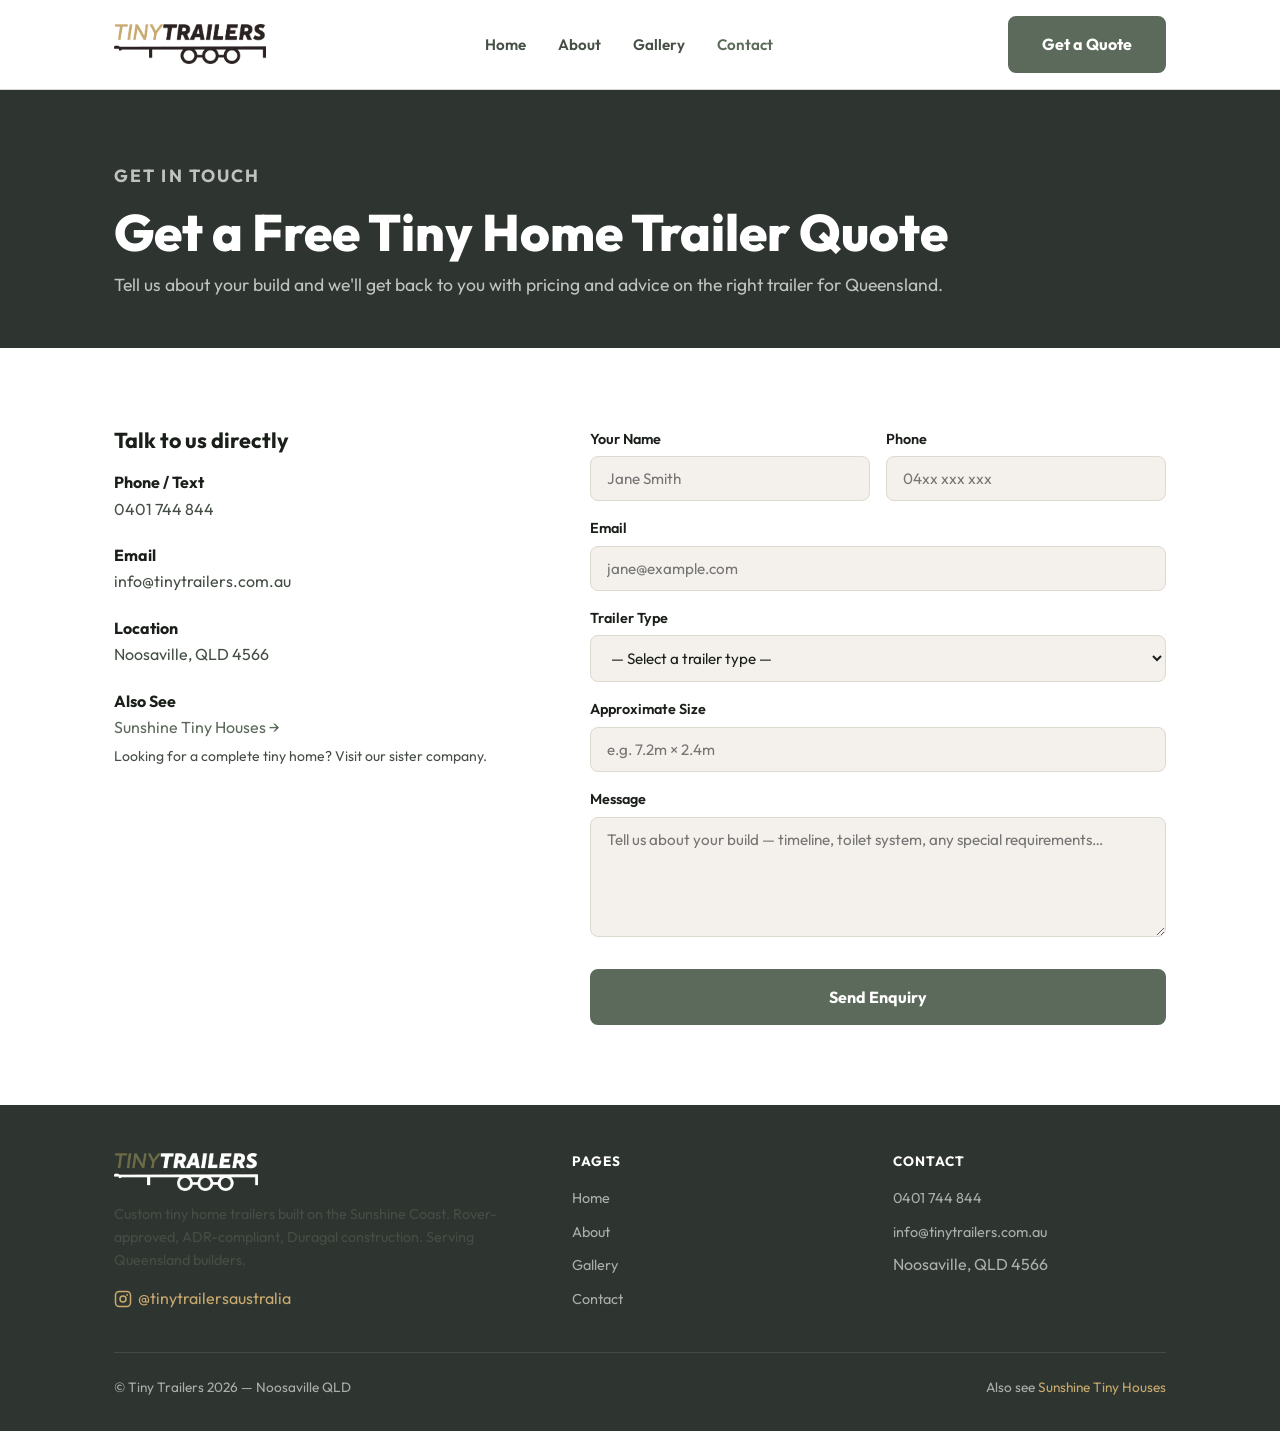
<file: contact.html>
<!DOCTYPE html>
<html lang="en-AU">
<head>
  <meta charset="UTF-8" />
  <meta name="viewport" content="width=device-width, initial-scale=1.0" />

  <title>Get a Free Quote | Tiny Trailers — Tiny Home Trailers Queensland</title>
  <meta name="description" content="Get a free quote on a custom tiny home trailer. Call or text 0401 744 844 or send a message. Rover-approved, ADR-compliant trailers built in Noosaville, Sunshine Coast." />
  <meta name="robots" content="index, follow" />
  <meta name="geo.region" content="AU-QLD" />
  <meta name="geo.placename" content="Noosaville" />
  <meta name="theme-color" content="#5c6a5b" />
  <link rel="icon" href="images/tt-favicon-32.png" sizes="32x32" type="image/png" />
  <link rel="apple-touch-icon" href="images/tt-icon-180.png" />

  <link rel="canonical" href="https://www.tinytrailers.com.au/contact.html" />

  <!-- Open Graph -->
  <meta property="og:type" content="website" />
  <meta property="og:url" content="https://www.tinytrailers.com.au/contact.html" />
  <meta property="og:locale" content="en_AU" />
  <meta property="og:site_name" content="Tiny Trailers" />
  <meta property="og:title" content="Get a Free Quote | Tiny Trailers — Noosaville QLD" />
  <meta property="og:description" content="Get a free, no-obligation quote on a Rover-approved tiny home trailer. Call 0401 744 844 or send us a message." />
  <meta property="og:image" content="https://www.tinytrailers.com.au/images/hero.jpg" />
  <meta property="og:image:width" content="1200" />
  <meta property="og:image:height" content="800" />

  <!-- Twitter Card -->
  <meta name="twitter:card" content="summary_large_image" />
  <meta name="twitter:title" content="Get a Free Quote | Tiny Trailers Queensland" />
  <meta name="twitter:description" content="Free quote on a Rover-approved, ADR-compliant tiny home trailer. Call 0401 744 844. Noosaville Sunshine Coast." />
  <meta name="twitter:image" content="https://www.tinytrailers.com.au/images/hero.jpg" />

  <link rel="preconnect" href="https://fonts.googleapis.com" />
  <link rel="preconnect" href="https://fonts.gstatic.com" crossorigin />
  <link href="https://fonts.googleapis.com/css2?family=Outfit:wght@400;600;700;800&display=swap" rel="stylesheet" />
  <link rel="stylesheet" href="style.css?v=9" />
  <script src="https://challenges.cloudflare.com/turnstile/v0/api.js" async defer></script>

  <!-- Structured Data -->
  <script type="application/ld+json">
  {
    "@context": "https://schema.org",
    "@type": "LocalBusiness",
    "name": "Tiny Trailers",
    "url": "https://www.tinytrailers.com.au",
    "telephone": "+61401744844",
    "email": "info@tinytrailers.com.au",
    "description": "Engineer-designed, Rover-approved tiny home trailers built from Duragal steel. ADR-compliant, VIN registered.",
    "address": {
      "@type": "PostalAddress",
      "addressLocality": "Noosaville",
      "addressRegion": "QLD",
      "postalCode": "4566",
      "addressCountry": "AU"
    },
    "geo": { "@type": "GeoCoordinates", "latitude": -26.394, "longitude": 153.073 },
    "areaServed": { "@type": "State", "name": "Queensland" }
  }
  </script>
  <script type="application/ld+json">
  {
    "@context": "https://schema.org",
    "@type": "BreadcrumbList",
    "itemListElement": [
      { "@type": "ListItem", "position": 1, "name": "Home", "item": "https://www.tinytrailers.com.au/" },
      { "@type": "ListItem", "position": 2, "name": "Contact", "item": "https://www.tinytrailers.com.au/contact.html" }
    ]
  }
  </script>
</head>
<body>

  <header class="site-header">
    <div class="container">
      <nav class="nav">
        <a href="/" class="nav__logo"><img src="images/tt-logo-onlight.png" alt="Tiny Trailers" width="849" height="224" /></a>
        <ul class="nav__links">
          <li><a href="/">Home</a></li>
          <li><a href="about.html">About</a></li>
          <li><a href="gallery.html">Gallery</a></li>
          <li><a href="contact.html" class="active">Contact</a></li>
        </ul>
        <a href="contact.html" class="btn btn--primary nav__cta">Get a Quote</a>
        <button class="nav__toggle" aria-label="Toggle menu" onclick="toggleNav()">
          <span></span><span></span><span></span>
        </button>
      </nav>
    </div>
    <div class="nav__mobile" id="mobileNav">
      <a href="/">Home</a>
      <a href="about.html">About</a>
      <a href="gallery.html">Gallery</a>
      <a href="contact.html">Contact</a>
      <a href="contact.html" class="btn btn--primary" style="margin-top:0.5rem;text-align:center;">Get a Quote</a>
    </div>
  </header>

  <section class="page-hero">
    <div class="container">
      <p class="eyebrow">Get in Touch</p>
      <h1>Get a Free Tiny Home Trailer Quote</h1>
      <p>Tell us about your build and we'll get back to you with pricing and advice on the right trailer for Queensland.</p>
    </div>
  </section>

  <section class="section">
    <div class="container">
      <div class="contact-layout">

        <div class="contact-info">
          <div class="contact-detail">
            <h2 class="contact-h2">Talk to us directly</h2>
              <h3>Phone / Text</h3>
            <a href="tel:0401744844">0401 744 844</a>
          </div>
          <div class="contact-detail">
            <h3>Email</h3>
            <a href="mailto:info@tinytrailers.com.au">info@tinytrailers.com.au</a>
          </div>
          <div class="contact-detail">
            <h3>Location</h3>
            <p>Noosaville, QLD 4566</p>
          </div>
          <div class="contact-detail">
            <h3>Also See</h3>
            <a href="https://www.sunshinetinyhouses.com.au" target="_blank" rel="noopener" style="color:var(--color-primary)">Sunshine Tiny Houses →</a>
            <p style="font-size:0.875rem;margin-top:0.25rem;">Looking for a complete tiny home? Visit our sister company.</p>
          </div>
        </div>

        <!-- Posts to the Cloudflare Worker in worker/ (Turnstile + Resend). See CLAUDE.md "Contact form". -->
        <form class="contact-form" action="https://tiny-trailers-contact.mitchjcroft.workers.dev/api/contact" method="POST">
          <input type="text" name="_honey" tabindex="-1" autocomplete="off" aria-hidden="true" style="position:absolute;left:-9999px;width:1px;height:1px;opacity:0" />

          <div class="form-row">
            <div class="form-group">
              <label for="name">Your Name</label>
              <input type="text" id="name" name="name" placeholder="Jane Smith" required />
            </div>
            <div class="form-group">
              <label for="phone">Phone</label>
              <input type="tel" id="phone" name="phone" placeholder="04xx xxx xxx" autocomplete="tel" inputmode="tel" aria-describedby="phone-error" />
              <p class="field-error" id="phone-error" role="alert" hidden></p>
            </div>
          </div>
          <div class="form-group">
            <label for="email">Email</label>
            <input type="email" id="email" name="email" placeholder="jane@example.com" autocomplete="email" aria-describedby="email-error" required />
            <p class="field-error" id="email-error" role="alert" hidden></p>
          </div>
          <div class="form-group">
            <label for="trailer">Trailer Type</label>
            <select id="trailer" name="trailer">
              <option value="">— Select a trailer type —</option>
              <option>Dual-Axle 3.2T (standard width)</option>
              <option>Tri-Axle 4.5T (2.4m wide)</option>
              <option>Tri-Axle 4.5T (3.0m wide)</option>
              <option>Custom / Oversize</option>
              <option>Not sure yet</option>
            </select>
          </div>
          <div class="form-group">
            <label for="size">Approximate Size</label>
            <input type="text" id="size" name="size" placeholder="e.g. 7.2m × 2.4m" />
          </div>
          <div class="form-group">
            <label for="message">Message</label>
            <textarea id="message" name="message" placeholder="Tell us about your build — timeline, toilet system, any special requirements…"></textarea>
          </div>
          <div class="cf-turnstile" data-sitekey="0x4AAAAAAFaxsJiRGGuRBoiy" data-appearance="interaction-only" data-action="contact"></div>
          <p class="field-error form-error" id="form-error" role="alert" hidden></p>
          <button type="submit" class="btn btn--primary" style="width:100%;padding:1rem;">Send Enquiry</button>
        </form>

      </div>
    </div>
  </section>

  <footer class="site-footer">
    <div class="container">
      <div class="footer-inner">
        <div class="footer-brand">
          <div class="footer-logo"><img src="images/tt-logo-ondark.png" alt="Tiny Trailers" width="849" height="224" /></div>
          <p>Custom tiny home trailers built on the Sunshine Coast. Rover-approved, ADR-compliant, Duragal construction. Serving Queensland builders.</p>
          <div class="footer-social">
            <a href="https://www.instagram.com/tinytrailersaustralia/" target="_blank" rel="noopener" aria-label="Tiny Trailers on Instagram" style="color:var(--color-accent)">
              <svg width="18" height="18" viewBox="0 0 24 24" fill="none" stroke="currentColor" stroke-width="2" aria-hidden="true"><rect x="2" y="2" width="20" height="20" rx="5"/><circle cx="12" cy="12" r="4"/><circle cx="17.5" cy="6.5" r="1.2" fill="currentColor" stroke="none"/></svg>
              @tinytrailersaustralia
            </a>
          </div>
        </div>
        <div class="footer-col">
          <h4>Pages</h4>
          <ul>
            <li><a href="/">Home</a></li>
            <li><a href="about.html">About</a></li>
            <li><a href="gallery.html">Gallery</a></li>
            <li><a href="contact.html">Contact</a></li>
          </ul>
        </div>
        <div class="footer-col">
          <h4>Contact</h4>
          <ul>
            <li><a href="tel:0401744844">0401 744 844</a></li>
            <li><a href="mailto:info@tinytrailers.com.au">info@tinytrailers.com.au</a></li>
            <li>Noosaville, QLD 4566</li>
          </ul>
        </div>
      </div>
      <div class="footer-bottom">
        <span>© Tiny Trailers <span class="yr">2026</span> — Noosaville QLD</span>
        <span>Also see <a href="https://www.sunshinetinyhouses.com.au" style="color:var(--color-accent)">Sunshine Tiny Houses</a></span>
      </div>
    </div>
  </footer>

  <a href="tel:0401744844" class="sticky-call">📞 Call for a Free Quote</a>
  <script>function toggleNav(){document.getElementById('mobileNav').classList.toggle('open');}document.querySelectorAll('.yr').forEach(function(e){e.textContent=new Date().getFullYear();});
(function () {
  var form  = document.querySelector('.contact-form');
  if (!form) return;
  var phone = document.getElementById('phone');
  var email = document.getElementById('email');

  // Australian numbers: 10 digits starting 0, or +61 / 61 with the leading 0 dropped.
  // Area/prefix digit must be 2,3,4,7 or 8. Spaces, dashes, dots and brackets are ignored.
  function phoneMsg(raw) {
    var v = (raw || '').trim();
    if (!v) return '';                                  // optional field
    var d = v.replace(/[\s().-]/g, '');
    if (!/^\+?\d+$/.test(d)) return 'Use digits only — for example 0412 345 678.';
    if (!/^(?:\+?61|0)[23478]\d{8}$/.test(d)) {
      return 'Enter a complete Australian number, e.g. 0412 345 678 or 07 5455 1234.';
    }
    return '';
  }

  // Stricter than the browser default, which accepts "a@b" with no dot or TLD.
  function emailMsg(raw) {
    var v = (raw || '').trim();
    if (!v) return 'Please enter your email address.';
    if (!/^[^\s@]+@[^\s@]+\.[A-Za-z]{2,}$/.test(v)) {
      return 'Enter a complete email address, e.g. jane@example.com.';
    }
    return '';
  }

  function show(input, msg) {
    var box = document.getElementById(input.id + '-error');
    if (!box) return !msg;
    if (msg) {
      box.textContent = msg; box.hidden = false;
      input.classList.add('input-invalid');
      input.setAttribute('aria-invalid', 'true');
    } else {
      box.hidden = true; box.textContent = '';
      input.classList.remove('input-invalid');
      input.removeAttribute('aria-invalid');
    }
    return !msg;
  }

  function checkPhone() { return show(phone, phoneMsg(phone.value)); }
  function checkEmail() { return show(email, emailMsg(email.value)); }

  phone.addEventListener('blur', checkPhone);
  email.addEventListener('blur', checkEmail);
  // once a field has been flagged, clear the error as soon as it becomes valid
  phone.addEventListener('input', function () { if (phone.classList.contains('input-invalid')) checkPhone(); });
  email.addEventListener('input', function () { if (email.classList.contains('input-invalid')) checkEmail(); });

  var formError = document.getElementById('form-error');
  var button = form.querySelector('button[type="submit"]');
  var CALL = ' Or call or text us on 0401 744 844.';
  var MESSAGES = {
    captcha:     'We couldn’t confirm you’re not a robot. Please wait a moment and try again.',
    email:       'Please check your email address and try again.',
    phone:       'Please check your phone number and try again.',
    name:        'Please enter your name.',
    junk:        'Please write your name and message in words and try again.',
    send_failed: 'Sorry, your enquiry didn’t send.'
  };
  function showFormError(msg) {
    formError.textContent = msg + CALL;
    formError.hidden = false;
  }

  form.addEventListener('submit', function (e) {
    e.preventDefault();
    formError.hidden = true;
    var okPhone = checkPhone();
    var okEmail = checkEmail();
    if (!okPhone || !okEmail) {
      var first = !okPhone ? phone : email;
      first.focus();
      first.scrollIntoView({ block: 'center', behavior: 'smooth' });
      return;
    }
    var data = new FormData(form);
    if (!data.get('cf-turnstile-response')) {
      showFormError(MESSAGES.captcha);
      return;
    }
    button.disabled = true;
    var label = button.textContent;
    button.textContent = 'Sending…';
    fetch(form.action, { method: 'POST', body: data })
      .then(function (res) { return res.json().catch(function () { return { ok: false }; }); })
      .then(function (r) {
        if (r && r.ok) { window.location.href = 'thank-you.html'; return; }
        showFormError(MESSAGES[r && r.error] || 'Sorry, something went wrong sending your enquiry.');
        fail();
      })
      .catch(function () {
        showFormError('Sorry, we couldn’t reach our server. Please check your connection and try again.');
        fail();
      });
    function fail() {
      button.disabled = false;
      button.textContent = label;
      if (window.turnstile) window.turnstile.reset();   // tokens are single-use
    }
  });
})();
</script>
</body>
</html>
</file>
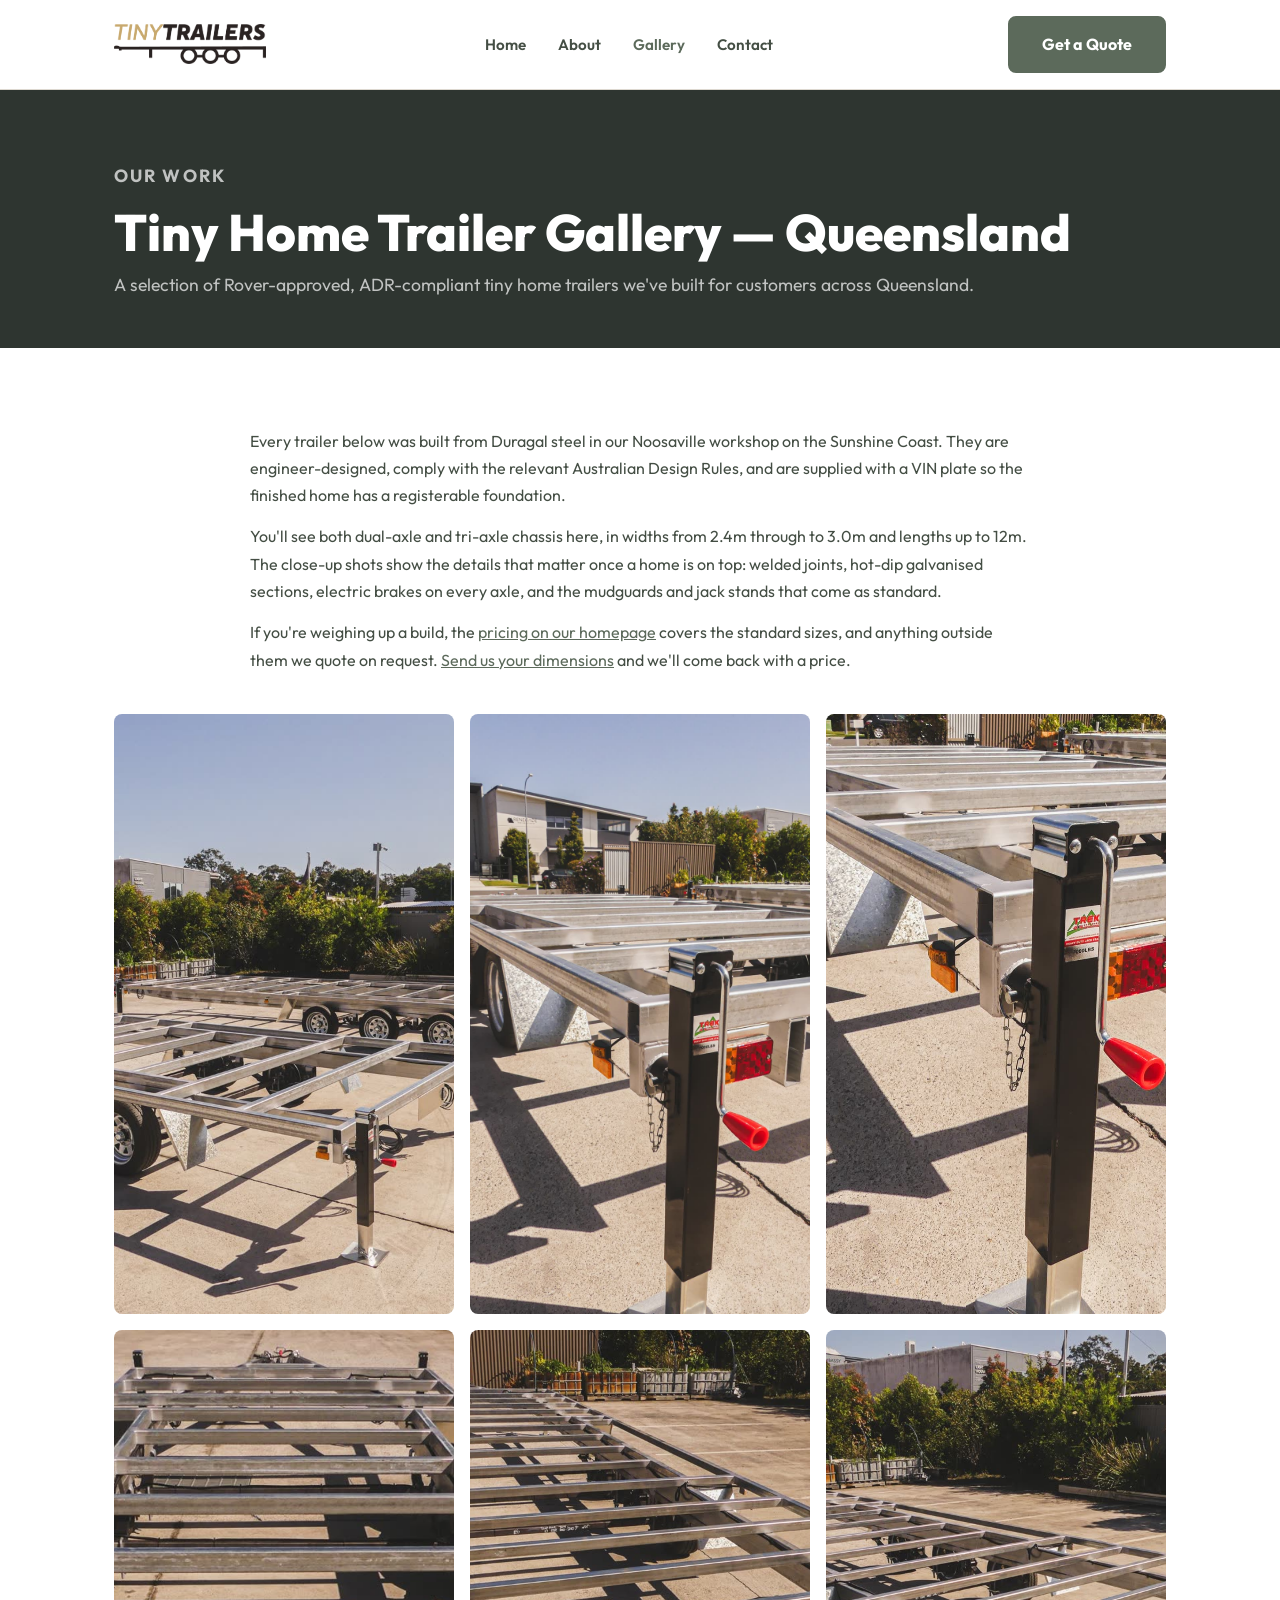
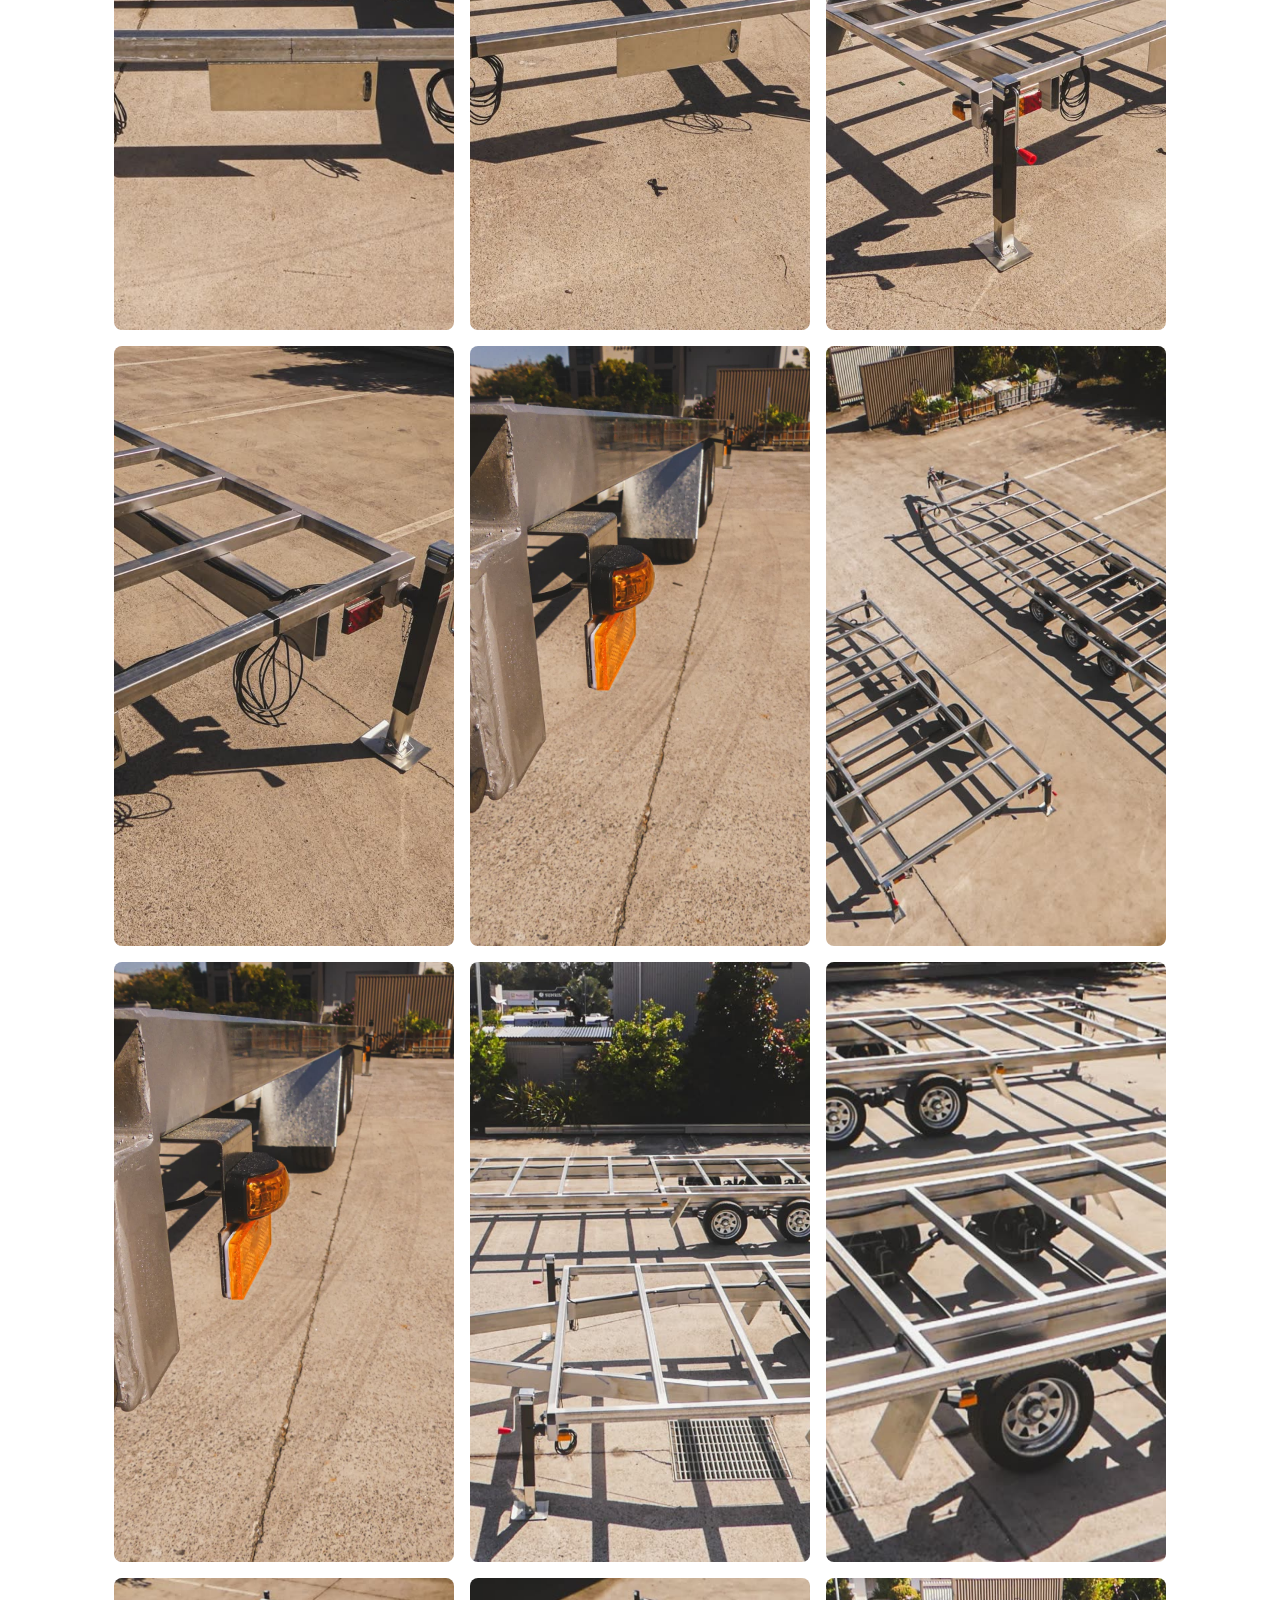
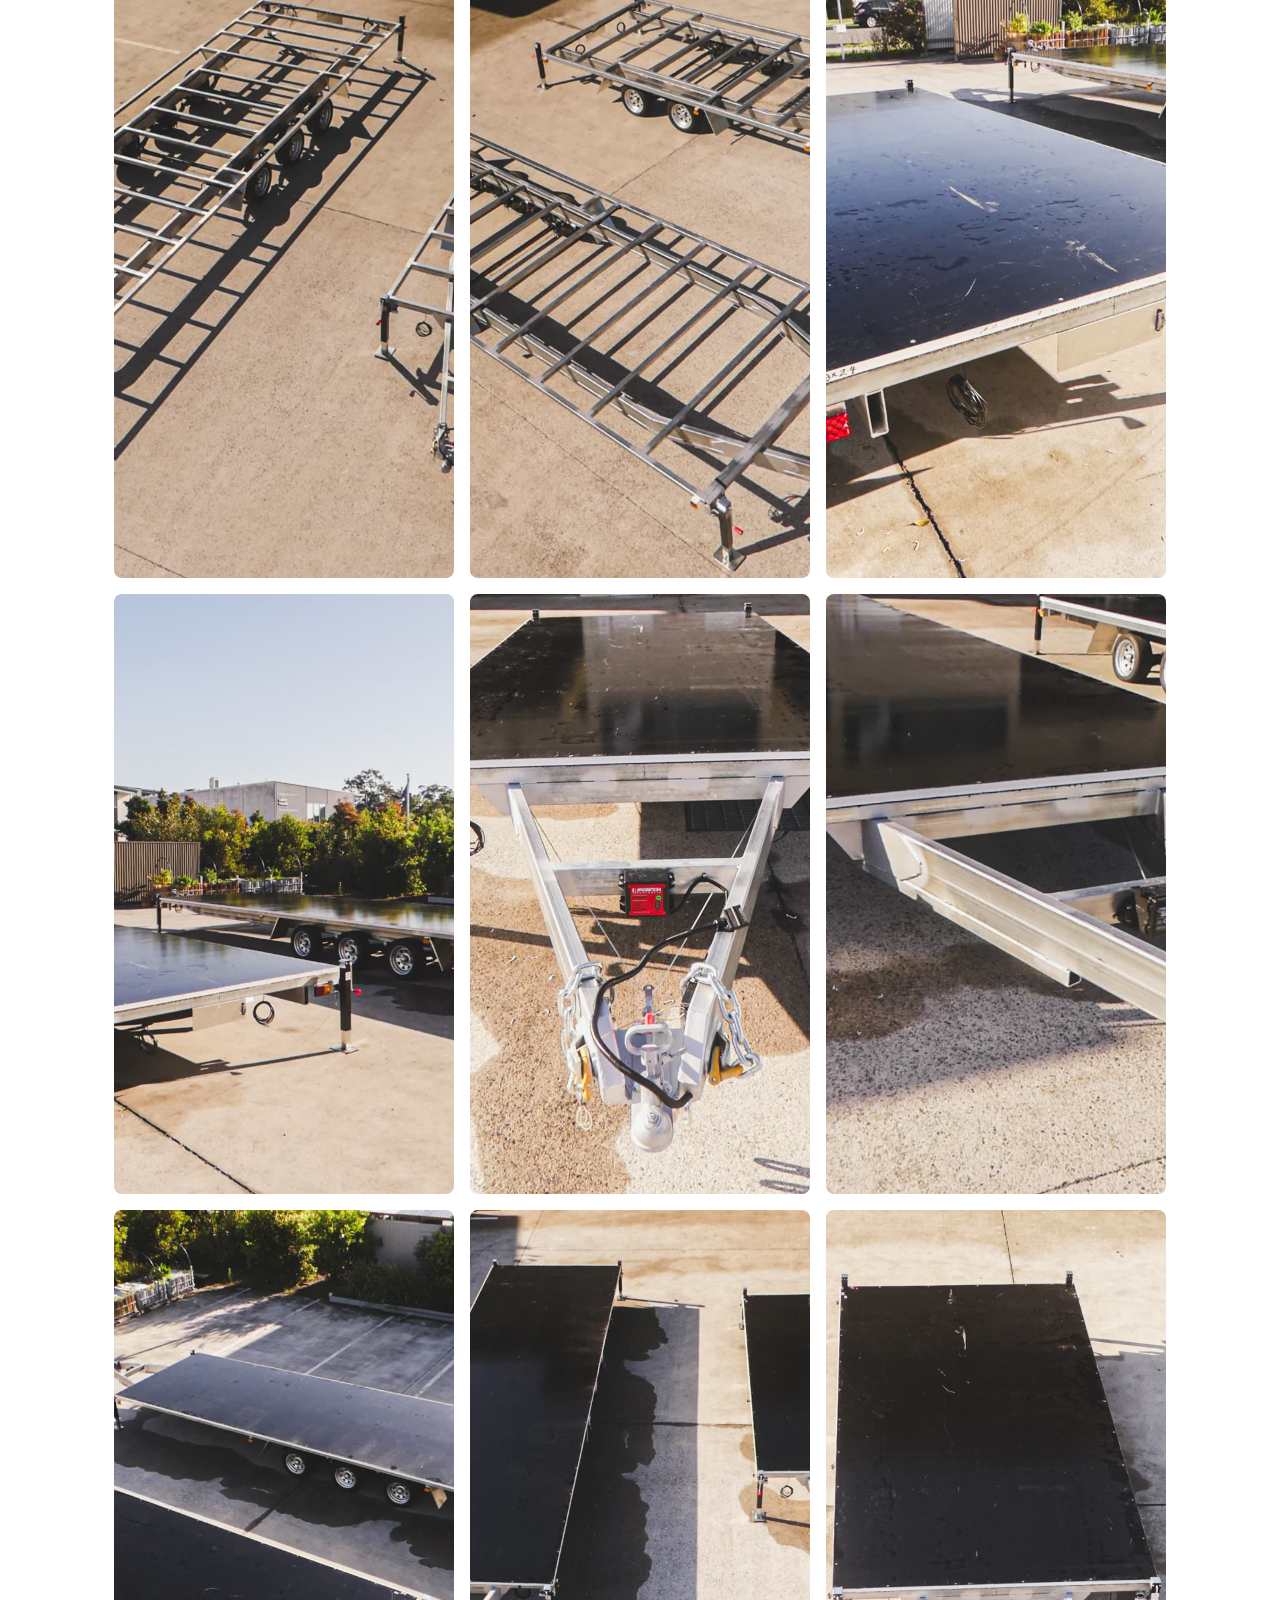
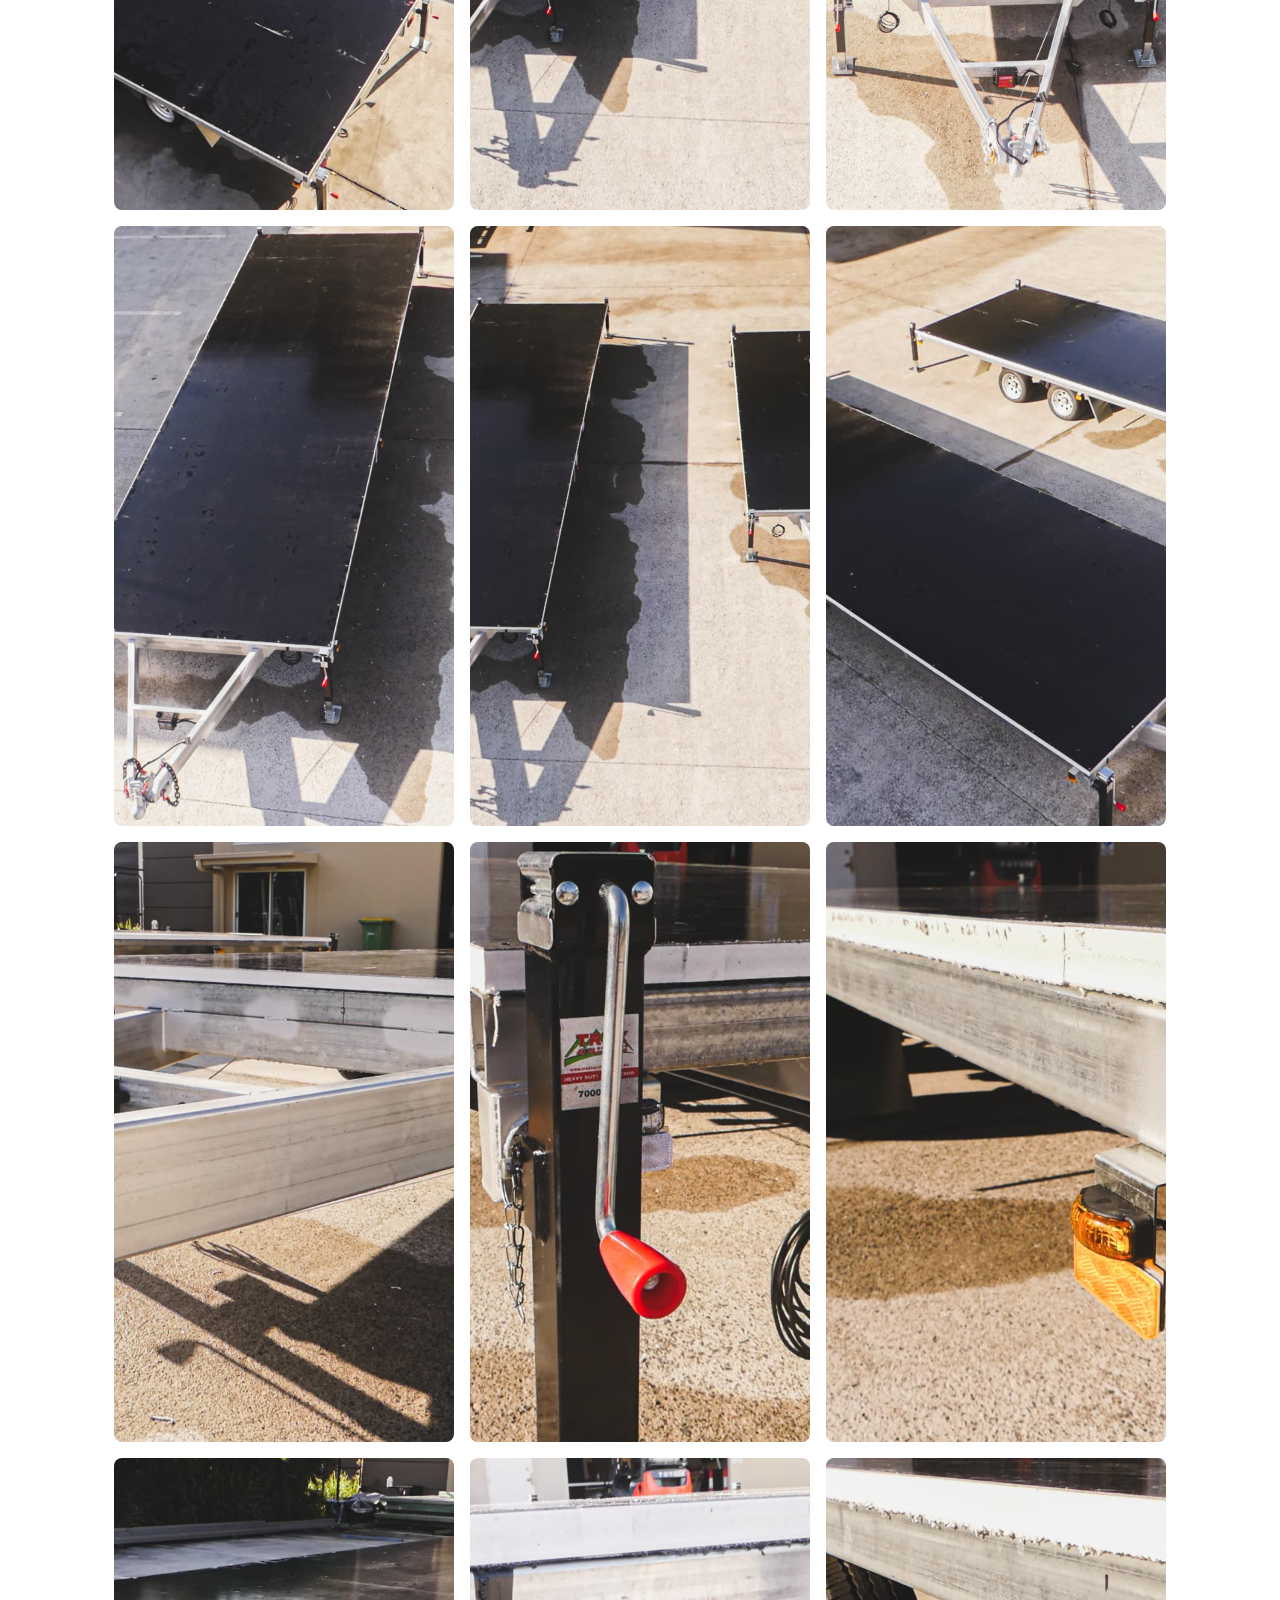
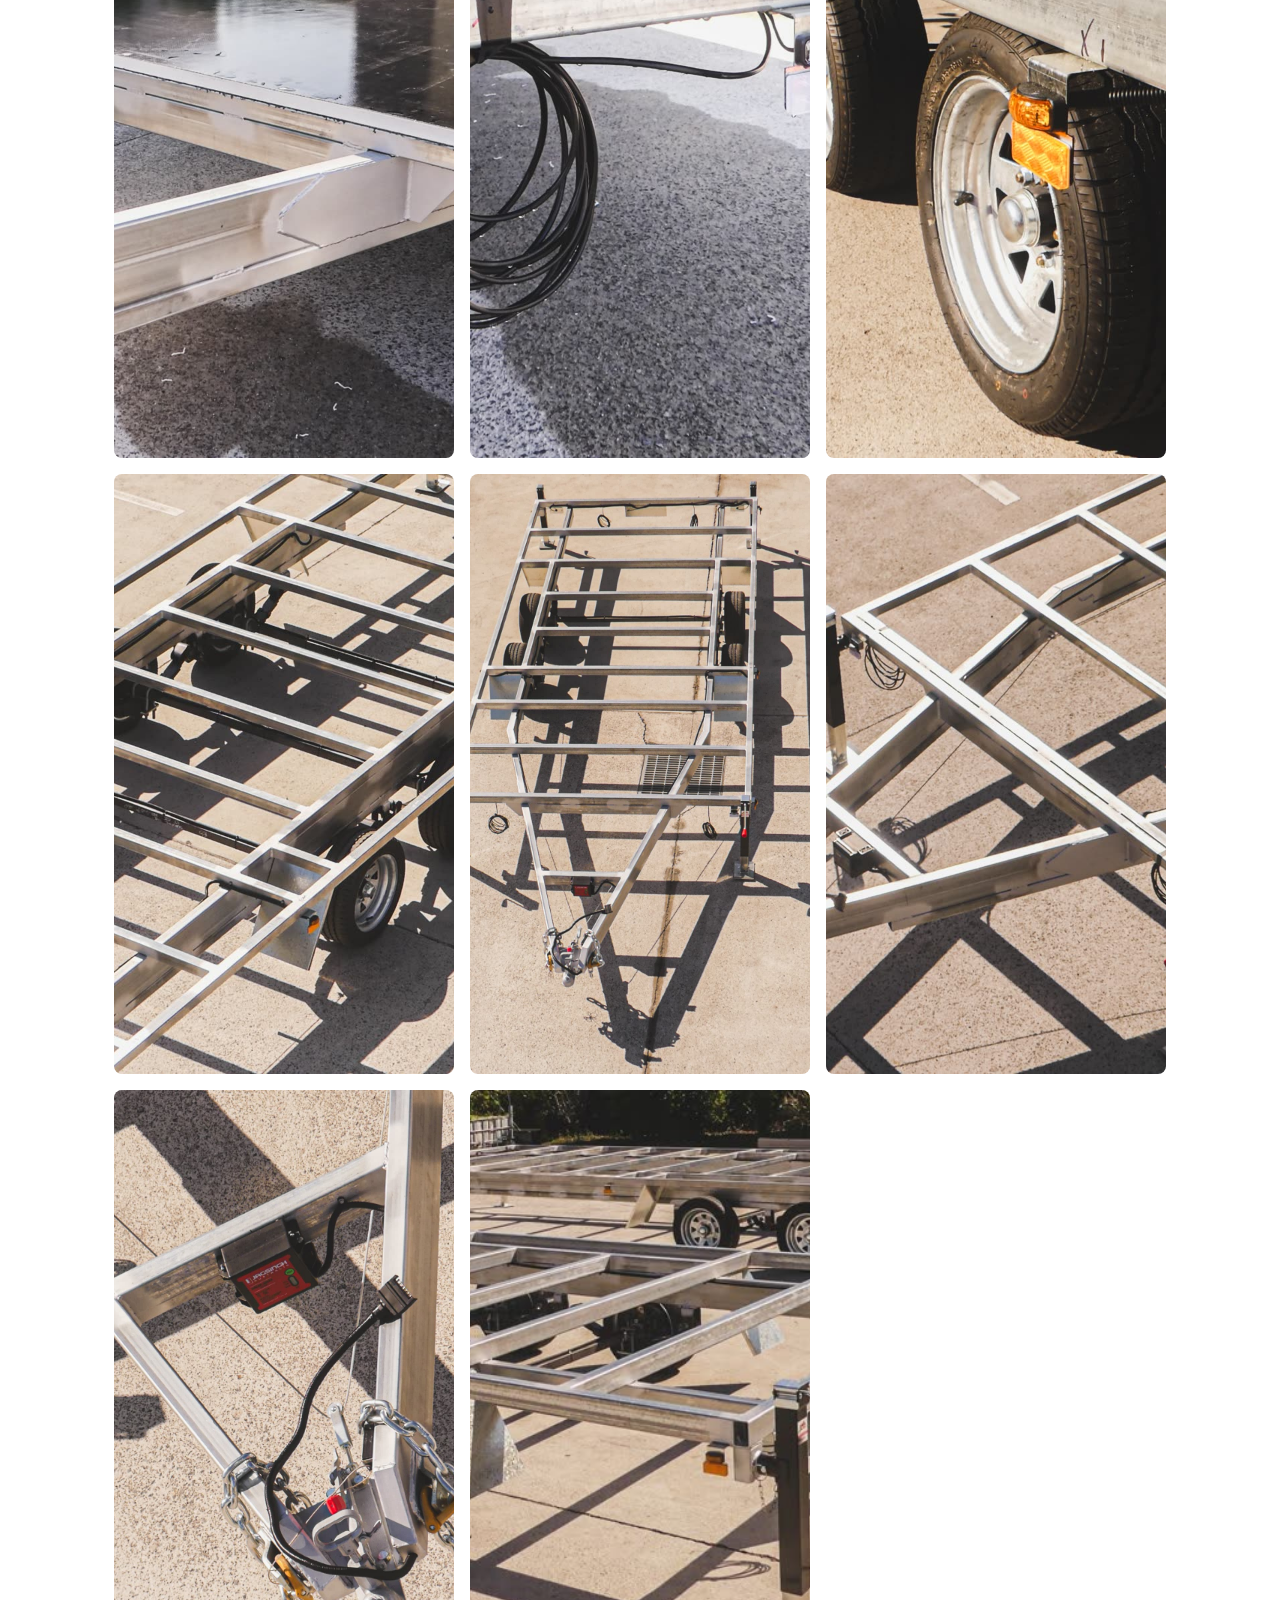
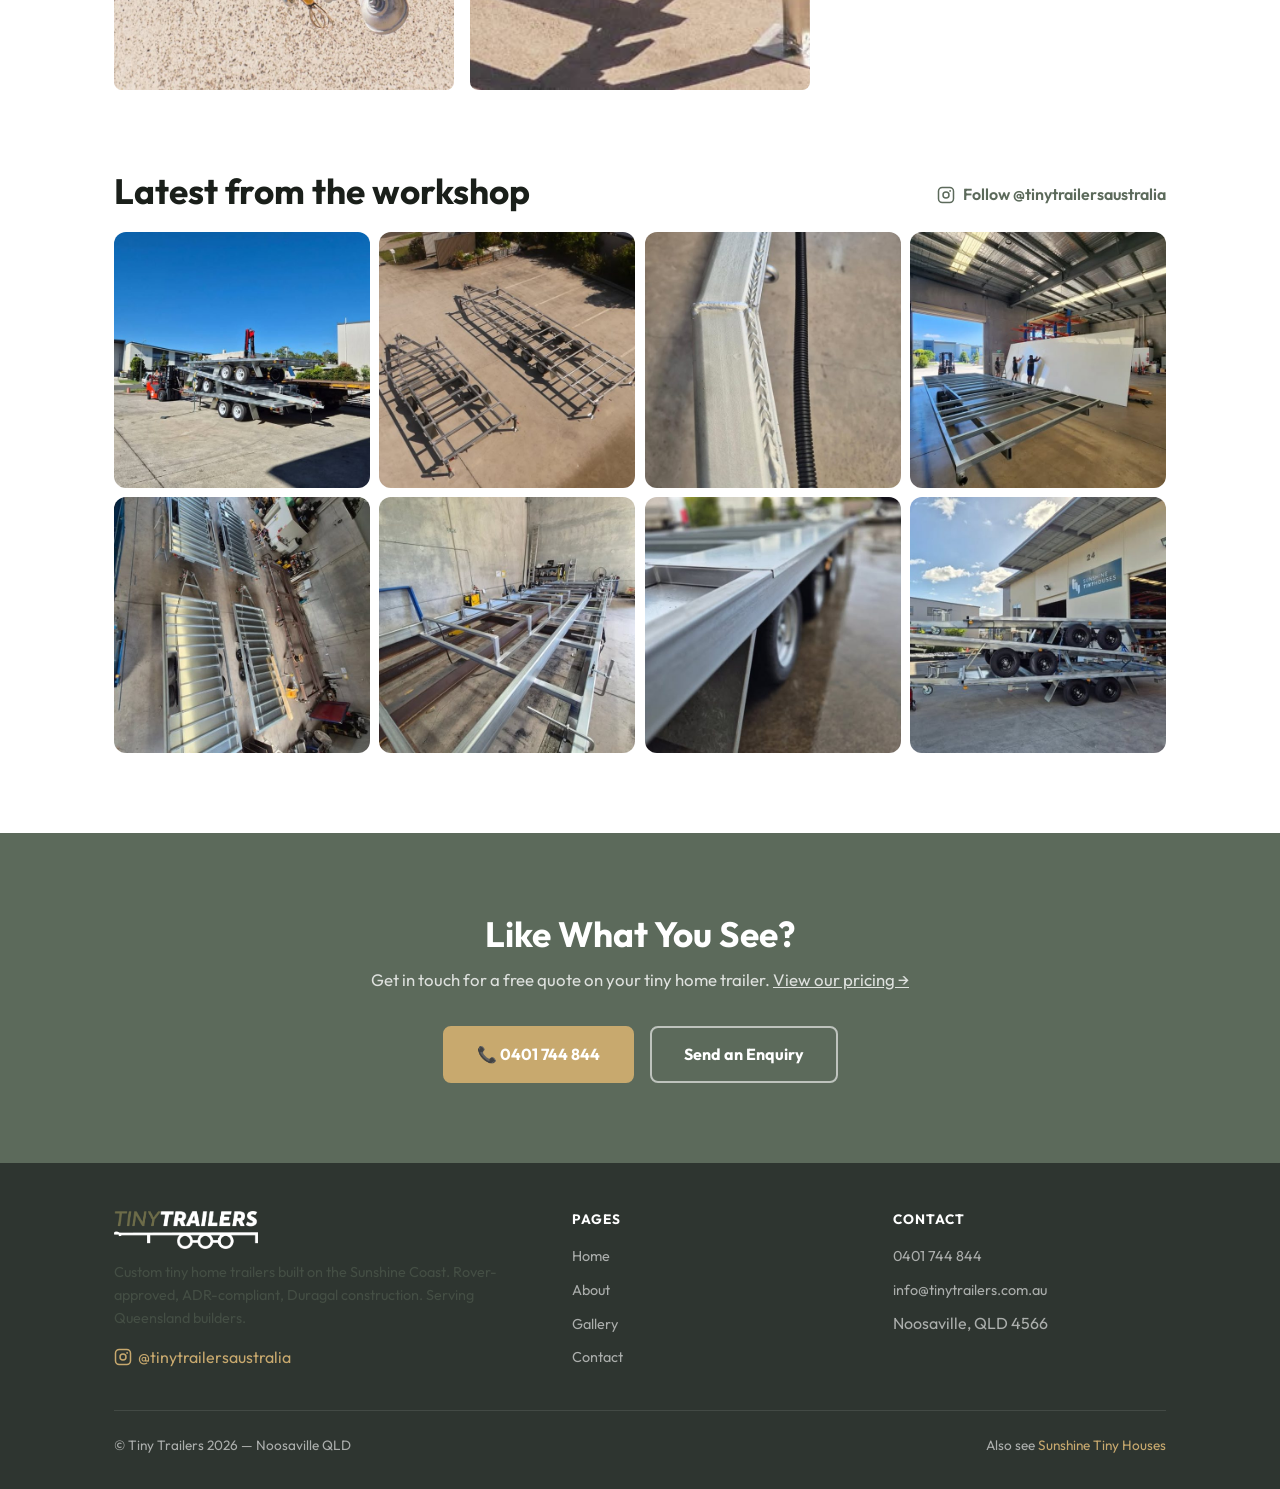
<file: gallery.html>
<!DOCTYPE html>
<html lang="en-AU">
<head>
  <meta charset="UTF-8" />
  <meta name="viewport" content="width=device-width, initial-scale=1.0" />

  <title>Tiny Home Trailer Gallery | Tiny Trailers — Sunshine Coast QLD</title>
  <meta name="description" content="Browse our gallery of engineer-designed, Rover-approved tiny home trailers. Dual and tri-axle, Duragal construction. Built in Noosaville, Sunshine Coast QLD." />
  <meta name="robots" content="index, follow" />
  <meta name="geo.region" content="AU-QLD" />
  <meta name="geo.placename" content="Noosaville" />
  <meta name="theme-color" content="#5c6a5b" />
  <link rel="icon" href="images/tt-favicon-32.png" sizes="32x32" type="image/png" />
  <link rel="apple-touch-icon" href="images/tt-icon-180.png" />

  <link rel="canonical" href="https://www.tinytrailers.com.au/gallery.html" />

  <!-- Open Graph -->
  <meta property="og:type" content="website" />
  <meta property="og:url" content="https://www.tinytrailers.com.au/gallery.html" />
  <meta property="og:locale" content="en_AU" />
  <meta property="og:site_name" content="Tiny Trailers" />
  <meta property="og:title" content="Tiny Home Trailer Gallery | Tiny Trailers — Sunshine Coast QLD" />
  <meta property="og:description" content="Browse photos of our Rover-approved, ADR-compliant tiny home trailers — dual and tri-axle, Duragal construction, built in Noosaville QLD." />
  <meta property="og:image" content="https://www.tinytrailers.com.au/images/gallery-01.jpg" />
  <meta property="og:image:width" content="1200" />
  <meta property="og:image:height" content="800" />

  <!-- Twitter Card -->
  <meta name="twitter:card" content="summary_large_image" />
  <meta name="twitter:title" content="Tiny Home Trailer Gallery | Tiny Trailers Sunshine Coast" />
  <meta name="twitter:description" content="Photos of our Rover-approved, ADR-compliant tiny home trailers. Duragal construction. Noosaville QLD." />
  <meta name="twitter:image" content="https://www.tinytrailers.com.au/images/gallery-01.jpg" />

  <link rel="preconnect" href="https://fonts.googleapis.com" />
  <link rel="preconnect" href="https://fonts.gstatic.com" crossorigin />
  <link href="https://fonts.googleapis.com/css2?family=Outfit:wght@400;600;700;800&display=swap" rel="stylesheet" />
  <link rel="stylesheet" href="style.css?v=9" />

  <!-- Structured Data -->
  <script type="application/ld+json">
  {
    "@context": "https://schema.org",
    "@type": "LocalBusiness",
    "name": "Tiny Trailers",
    "url": "https://www.tinytrailers.com.au",
    "telephone": "+61401744844",
    "email": "info@tinytrailers.com.au",
    "address": {
      "@type": "PostalAddress",
      "addressLocality": "Noosaville",
      "addressRegion": "QLD",
      "postalCode": "4566",
      "addressCountry": "AU"
    },
    "geo": { "@type": "GeoCoordinates", "latitude": -26.394, "longitude": 153.073 },
    "areaServed": { "@type": "State", "name": "Queensland" }
  }
  </script>
  <script type="application/ld+json">
  {
    "@context": "https://schema.org",
    "@type": "BreadcrumbList",
    "itemListElement": [
      { "@type": "ListItem", "position": 1, "name": "Home", "item": "https://www.tinytrailers.com.au/" },
      { "@type": "ListItem", "position": 2, "name": "Gallery", "item": "https://www.tinytrailers.com.au/gallery.html" }
    ]
  }
  </script>
</head>
<body>

  <header class="site-header">
    <div class="container">
      <nav class="nav">
        <a href="/" class="nav__logo"><img src="images/tt-logo-onlight.png" alt="Tiny Trailers" width="849" height="224" /></a>
        <ul class="nav__links">
          <li><a href="/">Home</a></li>
          <li><a href="about.html">About</a></li>
          <li><a href="gallery.html" class="active">Gallery</a></li>
          <li><a href="contact.html">Contact</a></li>
        </ul>
        <a href="contact.html" class="btn btn--primary nav__cta">Get a Quote</a>
        <button class="nav__toggle" aria-label="Toggle menu" onclick="toggleNav()">
          <span></span><span></span><span></span>
        </button>
      </nav>
    </div>
    <div class="nav__mobile" id="mobileNav">
      <a href="/">Home</a>
      <a href="about.html">About</a>
      <a href="gallery.html">Gallery</a>
      <a href="contact.html">Contact</a>
      <a href="contact.html" class="btn btn--primary" style="margin-top:0.5rem;text-align:center;">Get a Quote</a>
    </div>
  </header>

  <section class="page-hero">
    <div class="container">
      <p class="eyebrow">Our Work</p>
      <h1>Tiny Home Trailer Gallery — Queensland</h1>
      <p>A selection of Rover-approved, ADR-compliant tiny home trailers we've built for customers across Queensland.</p>
    </div>
  </section>

  <section class="section">
    <div class="container">
      <div class="gallery-intro">
        <p>Every trailer below was built from Duragal steel in our Noosaville workshop on the Sunshine Coast. They are engineer-designed, comply with the relevant Australian Design Rules, and are supplied with a VIN plate so the finished home has a registerable foundation.</p>
        <p>You'll see both dual-axle and tri-axle chassis here, in widths from 2.4m through to 3.0m and lengths up to 12m. The close-up shots show the details that matter once a home is on top: welded joints, hot-dip galvanised sections, electric brakes on every axle, and the mudguards and jack stands that come as standard.</p>
        <p>If you're weighing up a build, the <a href="/#pricing">pricing on our homepage</a> covers the standard sizes, and anything outside them we quote on request. <a href="contact.html">Send us your dimensions</a> and we'll come back with a price.</p>
      </div>

      <div class="gallery-grid">
        <img src="images/gallery-01.jpg" alt="Rover-approved tiny home trailer — Duragal steel construction, Noosaville QLD" width="800" height="600" loading="lazy" />
        <img src="images/gallery-02.jpg" alt="Dual-axle tiny house trailer 7.2m under construction Sunshine Coast" width="800" height="600" loading="lazy" />
        <img src="images/gallery-03.jpg" alt="Tri-axle tiny home trailer 4.5T GVM — Duragal frame detail" width="800" height="600" loading="lazy" />
        <img src="images/gallery-04.jpg" alt="ADR-compliant tiny home trailer with electric brakes, Noosaville" width="800" height="600" loading="lazy" />
        <img src="images/gallery-05.jpg" alt="Custom tiny house trailer — low-profile wheels and mudguards" width="800" height="600" loading="lazy" />
        <img src="images/gallery-06.jpg" alt="Tiny home trailer Duragal frame — welded chassis Queensland" width="800" height="600" loading="lazy" />
        <img src="images/gallery-07.jpg" alt="Rover-approved tiny home trailer hitch and safety chains detail" width="800" height="600" loading="lazy" />
        <img src="images/gallery-08.jpg" alt="Engineer-designed tiny house trailer ready for delivery Sunshine Coast" width="800" height="600" loading="lazy" />
        <img src="images/gallery-09.jpg" alt="Tiny home trailer jack stands — rated to 3175kg each" width="800" height="600" loading="lazy" />
        <img src="images/gallery-10.jpg" alt="Tri-axle tiny house trailer 9m — Duragal construction QLD" width="800" height="600" loading="lazy" />
        <img src="images/gallery-11.jpg" alt="Custom tiny home trailer build — Noosaville Sunshine Coast" width="800" height="600" loading="lazy" />
        <img src="images/gallery-12.jpg" alt="Tiny home trailer chassis — galvanised steel Queensland builder" width="800" height="600" loading="lazy" />
        <img src="images/gallery-13.jpg" alt="ADR-compliant tiny house trailer with 7-pin flat plug and LED lights" width="800" height="600" loading="lazy" />
        <img src="images/gallery-14.jpg" alt="Tiny home trailer under construction — Duragal steel frame detail" width="800" height="600" loading="lazy" />
        <img src="images/gallery-15.jpg" alt="Rover-approved tiny home trailer complete — VIN registered QLD" width="800" height="600" loading="lazy" />
        <img src="images/gallery-16.jpg" alt="Dual-axle tiny house trailer 6m — 3.2T GVM Sunshine Coast" width="800" height="600" loading="lazy" />
        <img src="images/gallery-17.jpg" alt="Tiny home trailer build progress — chassis welding Noosaville" width="800" height="600" loading="lazy" />
        <img src="images/gallery-18.jpg" alt="Tri-axle tiny home trailer 8m wide — Duragal steel construction" width="800" height="600" loading="lazy" />
        <img src="images/gallery-19.jpg" alt="Custom tiny house trailer — engineer-designed frame Queensland" width="800" height="600" loading="lazy" />
        <img src="images/gallery-20.jpg" alt="Tiny home trailer with raised underfloor height — composting toilet clearance" width="800" height="600" loading="lazy" />
        <img src="images/gallery-21.jpg" alt="ADR-compliant tiny house trailer — electric brakes all axles" width="800" height="600" loading="lazy" />
        <img src="images/gallery-22.jpg" alt="Tiny home trailer delivery — Sunshine Coast QLD builder" width="800" height="600" loading="lazy" />
        <img src="images/gallery-23.jpg" alt="Rover-approved tiny house trailer — 70mm ball hitch tri-axle" width="800" height="600" loading="lazy" />
        <img src="images/gallery-24.jpg" alt="Custom tiny home trailer frame — Noosaville QLD manufacturer" width="800" height="600" loading="lazy" />
        <img src="images/gallery-25.jpg" alt="Tiny house trailer 9m tri-axle — 4.5T GVM Duragal" width="800" height="600" loading="lazy" />
        <img src="images/gallery-26.jpg" alt="Tiny home trailer construction detail — galvanised steel Queensland" width="800" height="600" loading="lazy" />
        <img src="images/gallery-27.jpg" alt="Engineer-designed tiny house trailer complete — ready to build on" width="800" height="600" loading="lazy" />
        <img src="images/gallery-28.jpg" alt="Tiny home trailer jack leg detail — 3175kg rated stands" width="800" height="600" loading="lazy" />
        <img src="images/gallery-29.jpg" alt="Custom tiny home trailer — Noosaville Sunshine Coast QLD" width="800" height="600" loading="lazy" />
        <img src="images/gallery-30.jpg" alt="Tiny house trailer dual-axle — 7m Duragal steel Sunshine Coast" width="800" height="600" loading="lazy" />
        <img src="images/gallery-31.jpg" alt="ADR-compliant tiny home trailer chassis — VIN plate fitted" width="800" height="600" loading="lazy" />
        <img src="images/gallery-32.jpg" alt="Tri-axle tiny home trailer 10m × 3m — largest size available" width="800" height="600" loading="lazy" />
        <img src="images/gallery-33.jpg" alt="Tiny house trailer build — welded Duragal frame Queensland" width="800" height="600" loading="lazy" />
        <img src="images/gallery-34.jpg" alt="Rover-approved tiny home trailer finished — Noosaville QLD" width="800" height="600" loading="lazy" />
        <img src="images/gallery-35.jpg" alt="Custom tiny home trailer — ADR compliant, engineer-designed, Sunshine Coast" width="800" height="600" loading="lazy" />
      </div>
    </div>
  </section>


  <section class="section" style="padding-top:0" aria-labelledby="ig-h">
    <div class="container">
      <div style="display:flex;flex-wrap:wrap;gap:0.75rem 1.5rem;align-items:baseline;justify-content:space-between;margin-bottom:1.25rem">
        <h2 id="ig-h" style="margin:0">Latest from the workshop</h2>
        <a class="ig-follow" href="https://www.instagram.com/tinytrailersaustralia/" target="_blank" rel="noopener">
          <svg width="18" height="18" viewBox="0 0 24 24" fill="none" stroke="currentColor" stroke-width="2" aria-hidden="true"><rect x="2" y="2" width="20" height="20" rx="5"/><circle cx="12" cy="12" r="4"/><circle cx="17.5" cy="6.5" r="1.2" fill="currentColor" stroke="none"/></svg>
          Follow @tinytrailersaustralia
        </a>
      </div>
      <div class="ig-strip__grid">
          <a href="https://www.instagram.com/tinytrailersaustralia/" target="_blank" rel="noopener" aria-label="View on Instagram">
            <img src="images/ig-01.jpg" alt="Recent Tiny Trailers build — Instagram" width="600" height="600" loading="lazy" />
          </a>
          <a href="https://www.instagram.com/tinytrailersaustralia/" target="_blank" rel="noopener" aria-label="View on Instagram">
            <img src="images/ig-02.jpg" alt="Recent Tiny Trailers build — Instagram" width="600" height="600" loading="lazy" />
          </a>
          <a href="https://www.instagram.com/tinytrailersaustralia/" target="_blank" rel="noopener" aria-label="View on Instagram">
            <img src="images/ig-03.jpg" alt="Recent Tiny Trailers build — Instagram" width="600" height="600" loading="lazy" />
          </a>
          <a href="https://www.instagram.com/tinytrailersaustralia/" target="_blank" rel="noopener" aria-label="View on Instagram">
            <img src="images/ig-04.jpg" alt="Recent Tiny Trailers build — Instagram" width="600" height="600" loading="lazy" />
          </a>
          <a href="https://www.instagram.com/tinytrailersaustralia/" target="_blank" rel="noopener" aria-label="View on Instagram">
            <img src="images/ig-05.jpg" alt="Recent Tiny Trailers build — Instagram" width="600" height="600" loading="lazy" />
          </a>
          <a href="https://www.instagram.com/tinytrailersaustralia/" target="_blank" rel="noopener" aria-label="View on Instagram">
            <img src="images/ig-06.jpg" alt="Recent Tiny Trailers build — Instagram" width="600" height="600" loading="lazy" />
          </a>
          <a href="https://www.instagram.com/tinytrailersaustralia/" target="_blank" rel="noopener" aria-label="View on Instagram">
            <img src="images/ig-07.jpg" alt="Recent Tiny Trailers build — Instagram" width="600" height="600" loading="lazy" />
          </a>
          <a href="https://www.instagram.com/tinytrailersaustralia/" target="_blank" rel="noopener" aria-label="View on Instagram">
            <img src="images/ig-08.jpg" alt="Recent Tiny Trailers build — Instagram" width="600" height="600" loading="lazy" />
          </a>
      </div>
    </div>
  </section>

  <section class="cta-band">
    <div class="container">
      <h2>Like What You See?</h2>
      <p>Get in touch for a free quote on your tiny home trailer. <a href="index.html#pricing" style="color:rgba(255,255,255,0.8);text-decoration:underline">View our pricing →</a></p>
      <div class="cta-band__actions">
        <a href="tel:0401744844" class="btn btn--accent">📞 0401 744 844</a>
        <a href="contact.html" class="btn btn--outline">Send an Enquiry</a>
      </div>
    </div>
  </section>

  <footer class="site-footer">
    <div class="container">
      <div class="footer-inner">
        <div class="footer-brand">
          <div class="footer-logo"><img src="images/tt-logo-ondark.png" alt="Tiny Trailers" width="849" height="224" /></div>
          <p>Custom tiny home trailers built on the Sunshine Coast. Rover-approved, ADR-compliant, Duragal construction. Serving Queensland builders.</p>
          <div class="footer-social">
            <a href="https://www.instagram.com/tinytrailersaustralia/" target="_blank" rel="noopener" aria-label="Tiny Trailers on Instagram" style="color:var(--color-accent)">
              <svg width="18" height="18" viewBox="0 0 24 24" fill="none" stroke="currentColor" stroke-width="2" aria-hidden="true"><rect x="2" y="2" width="20" height="20" rx="5"/><circle cx="12" cy="12" r="4"/><circle cx="17.5" cy="6.5" r="1.2" fill="currentColor" stroke="none"/></svg>
              @tinytrailersaustralia
            </a>
          </div>
        </div>
        <div class="footer-col">
          <h4>Pages</h4>
          <ul>
            <li><a href="/">Home</a></li>
            <li><a href="about.html">About</a></li>
            <li><a href="gallery.html">Gallery</a></li>
            <li><a href="contact.html">Contact</a></li>
          </ul>
        </div>
        <div class="footer-col">
          <h4>Contact</h4>
          <ul>
            <li><a href="tel:0401744844">0401 744 844</a></li>
            <li><a href="mailto:info@tinytrailers.com.au">info@tinytrailers.com.au</a></li>
            <li>Noosaville, QLD 4566</li>
          </ul>
        </div>
      </div>
      <div class="footer-bottom">
        <span>© Tiny Trailers <span class="yr">2026</span> — Noosaville QLD</span>
        <span>Also see <a href="https://www.sunshinetinyhouses.com.au" style="color:var(--color-accent)">Sunshine Tiny Houses</a></span>
      </div>
    </div>
  </footer>

  <a href="tel:0401744844" class="sticky-call">📞 Call for a Free Quote</a>
  <script>function toggleNav(){document.getElementById('mobileNav').classList.toggle('open');}document.querySelectorAll('.yr').forEach(function(e){e.textContent=new Date().getFullYear();});</script>
</body>
</html>
</file>
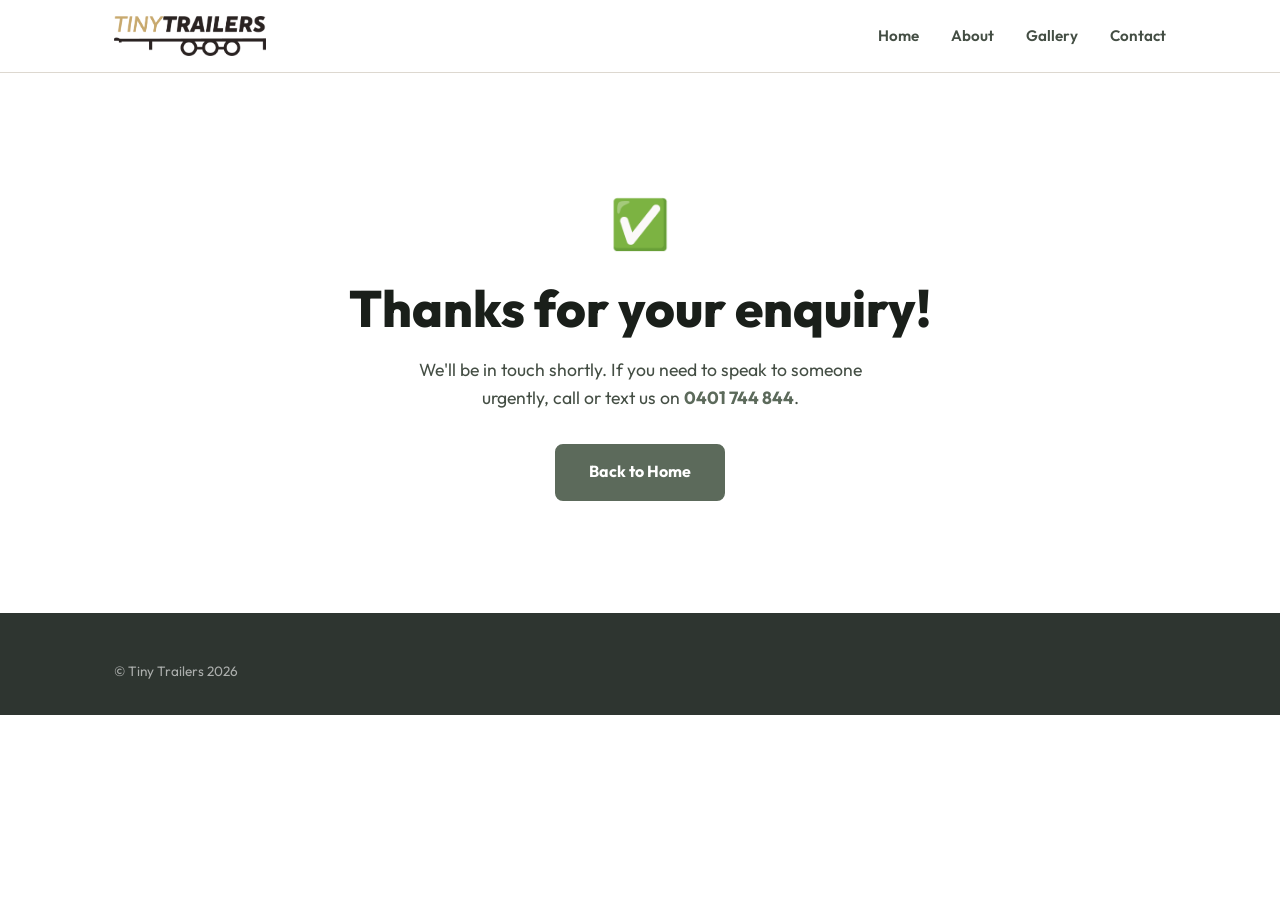
<file: thank-you.html>
<!DOCTYPE html>
<html lang="en">
<head>
  <meta charset="UTF-8" />
  <meta name="viewport" content="width=device-width, initial-scale=1.0" />
  <title>Thanks! | Tiny Trailers</title>
  <link rel="icon" href="images/tt-favicon-32.png" sizes="32x32" type="image/png" />
  <link rel="apple-touch-icon" href="images/tt-icon-180.png" />
  <meta name="robots" content="noindex" />
  <link rel="preconnect" href="https://fonts.googleapis.com" />
  <link rel="preconnect" href="https://fonts.gstatic.com" crossorigin />
  <link href="https://fonts.googleapis.com/css2?family=Outfit:wght@400;600;700;800&display=swap" rel="stylesheet" />
  <link rel="stylesheet" href="style.css?v=9" />
</head>
<body>
  <header class="site-header">
    <div class="container">
      <nav class="nav">
        <a href="/" class="nav__logo"><img src="images/tt-logo-onlight.png" alt="Tiny Trailers" width="849" height="224" /></a>
        <ul class="nav__links">
          <li><a href="/">Home</a></li>
          <li><a href="about.html">About</a></li>
          <li><a href="gallery.html">Gallery</a></li>
          <li><a href="contact.html">Contact</a></li>
        </ul>
      </nav>
    </div>
  </header>

  <section class="section" style="text-align:center;min-height:60vh;display:flex;align-items:center;">
    <div class="container">
      <p style="font-size:3rem;margin-bottom:1rem;">✅</p>
      <h1 style="margin-bottom:1rem;">Thanks for your enquiry!</h1>
      <p style="font-size:1.1rem;max-width:480px;margin:0 auto 2rem;">We'll be in touch shortly. If you need to speak to someone urgently, call or text us on <a href="tel:0401744844" style="color:var(--color-primary);font-weight:700;">0401 744 844</a>.</p>
      <a href="/" class="btn btn--primary">Back to Home</a>
    </div>
  </section>

  <footer class="site-footer">
    <div class="container">
      <div class="footer-bottom" style="border-top:none;padding-top:0;">
        <span>© Tiny Trailers <span class="yr">2026</span></span>
      </div>
    </div>
  </footer>
  <script>document.querySelectorAll('.yr').forEach(function(e){e.textContent=new Date().getFullYear();});</script>
</body>
</html>
</file>
<file: style.css>
/* ─── TOKENS ─────────────────────────────────────────────────────────────── */
:root {
  --color-primary:       #5c6a5b;
  --color-primary-hover: #4a574a;
  --color-accent:        #c8a96e;
  --color-surface:       #f4f0eb;
  --color-surface-dark:  #2e3530;
  --color-text:          #1a1f1a;
  --color-text-body:     #444e44;
  --color-text-muted:    #7a887a;
  --color-border:        #ddd8d0;
  --color-white:         #ffffff;

  --font-heading: 'Outfit', sans-serif;
  --font-body:    'Outfit', sans-serif;

  --radius-btn:  8px;
  --radius-card: 12px;

  --container: 1100px;
  --section-gap: 5rem;
}

/* ─── RESET ──────────────────────────────────────────────────────────────── */
*, *::before, *::after { box-sizing: border-box; margin: 0; padding: 0; }
html { scroll-behavior: smooth; }
body {
  font-family: var(--font-body);
  color: var(--color-text);
  background: var(--color-white);
  line-height: 1.6;
  -webkit-font-smoothing: antialiased;
}
img { max-width: 100%; display: block; }
a { color: inherit; text-decoration: none; }

/* ─── TYPOGRAPHY ─────────────────────────────────────────────────────────── */
h1, h2, h3, h4 { font-family: var(--font-heading); line-height: 1.2; }
h1 { font-size: clamp(2rem, 5vw, 3.2rem); font-weight: 800; }
h2 { font-size: clamp(1.5rem, 3vw, 2.2rem); font-weight: 700; }
h3 { font-size: 1.2rem; font-weight: 700; }
p  { color: var(--color-text-body); }

/* ─── LAYOUT ─────────────────────────────────────────────────────────────── */
.container {
  max-width: var(--container);
  margin: 0 auto;
  padding: 0 1.5rem;
}
.section { padding: var(--section-gap) 0; }
.section--surface { background: var(--color-surface); }
.section--dark {
  background: var(--color-surface-dark);
  color: var(--color-white);
}
.section--dark p { color: rgba(255,255,255,0.75); }
.section--dark h2 { color: var(--color-white); }

.eyebrow {
  font-size: 0.8rem;
  font-weight: 700;
  letter-spacing: 0.12em;
  text-transform: uppercase;
  color: var(--color-accent);
  margin-bottom: 0.75rem;
}

/* ─── BUTTONS ────────────────────────────────────────────────────────────── */
.btn {
  display: inline-block;
  padding: 0.85rem 2rem;
  border-radius: var(--radius-btn);
  font-family: var(--font-heading);
  font-weight: 700;
  font-size: 1rem;
  cursor: pointer;
  transition: background 0.2s, transform 0.15s, box-shadow 0.2s;
  border: 2px solid transparent;
  text-align: center;
}
.btn--primary {
  background: var(--color-primary);
  color: var(--color-white);
  border-color: var(--color-primary);
}
.btn--primary:hover {
  background: var(--color-primary-hover);
  border-color: var(--color-primary-hover);
  transform: translateY(-2px);
  box-shadow: 0 4px 12px rgba(92,106,91,0.3);
}
.btn--accent {
  background: var(--color-accent);
  color: var(--color-white);
  border-color: var(--color-accent);
}
.btn--accent:hover {
  background: #b8934a;
  border-color: #b8934a;
  transform: translateY(-2px);
}
.btn--outline {
  background: transparent;
  color: var(--color-white);
  border-color: rgba(255,255,255,0.6);
}
.btn--outline:hover {
  background: rgba(255,255,255,0.1);
  border-color: var(--color-white);
}

/* ─── HEADER / NAV ───────────────────────────────────────────────────────── */
.site-header {
  position: sticky;
  top: 0;
  z-index: 100;
  background: var(--color-white);
  border-bottom: 1px solid var(--color-border);
  padding: 1rem 0;
}
.nav {
  display: flex;
  align-items: center;
  justify-content: space-between;
  gap: 1rem;
}
.nav__logo {
  font-family: var(--font-heading);
  font-weight: 800;
  font-size: 1.2rem;
  color: var(--color-text);
  line-height: 1;
}
.nav__logo span { color: var(--color-accent); }
.nav__links {
  display: flex;
  align-items: center;
  gap: 2rem;
  list-style: none;
}
.nav__links a {
  font-weight: 600;
  font-size: 0.95rem;
  color: var(--color-text-body);
  transition: color 0.15s;
}
.nav__links a:hover,
.nav__links a.active { color: var(--color-primary); }
.nav__cta { margin-left: 1rem; }

/* Mobile nav */
.nav__toggle {
  display: none;
  background: none;
  border: none;
  cursor: pointer;
  padding: 0.25rem;
  flex-direction: column;
  gap: 5px;
}
.nav__toggle span {
  display: block;
  width: 24px;
  height: 2px;
  background: var(--color-text);
  transition: all 0.25s;
}
.nav__mobile {
  display: none;
  flex-direction: column;
  gap: 0;
  background: var(--color-white);
  border-top: 1px solid var(--color-border);
  padding: 1rem 1.5rem;
}
.nav__mobile.open { display: flex; }
.nav__mobile a {
  padding: 0.75rem 0;
  font-weight: 600;
  border-bottom: 1px solid var(--color-border);
  color: var(--color-text-body);
}
.nav__mobile a:last-child { border-bottom: none; }

@media (max-width: 768px) {
  .nav__links, .nav__cta { display: none; }
  .nav__toggle { display: flex; }
}

/* ─── HERO ───────────────────────────────────────────────────────────────── */
.hero {
  background: var(--color-surface-dark);
  color: var(--color-white);
  padding: 5rem 0 4rem;
  position: relative;
  overflow: hidden;
}
.hero__inner {
  display: grid;
  grid-template-columns: 1fr 1fr;
  gap: 4rem;
  align-items: center;
}
.hero h1 { color: var(--color-white); margin-bottom: 1.25rem; }
.hero h1 em {
  font-style: normal;
  color: var(--color-accent);
}
.hero__sub {
  font-size: 1.1rem;
  color: rgba(255,255,255,0.75);
  margin-bottom: 2rem;
  max-width: 480px;
}
.hero__actions { display: flex; gap: 1rem; flex-wrap: wrap; }
.hero__img {
  border-radius: var(--radius-card);
  overflow: hidden;
  aspect-ratio: 4/3;
}
.hero__img img {
  width: 100%;
  height: 100%;
  object-fit: cover;
}

@media (max-width: 900px) {
  .hero__inner { grid-template-columns: 1fr; }
  .hero__img { order: -1; max-height: 280px; }
}

/* ─── TRUST BAR ──────────────────────────────────────────────────────────── */
.trust-bar {
  background: var(--color-accent);
  padding: 0.85rem 0;
  overflow: hidden;
}
.trust-bar__inner {
  display: flex;
  gap: 3rem;
  justify-content: center;
  flex-wrap: wrap;
}
.trust-bar__item {
  font-weight: 700;
  font-size: 0.85rem;
  letter-spacing: 0.08em;
  text-transform: uppercase;
  color: var(--color-white);
}

/* ─── SECTION HEADER ─────────────────────────────────────────────────────── */
.section-header { text-align: center; max-width: 640px; margin: 0 auto 3rem; }
.section-header p { margin-top: 0.75rem; font-size: 1.05rem; }

/* ─── PRODUCT CARDS ──────────────────────────────────────────────────────── */
.products-grid {
  display: grid;
  grid-template-columns: repeat(auto-fit, minmax(300px, 1fr));
  gap: 1.5rem;
}
.product-card {
  background: var(--color-white);
  border: 1px solid var(--color-border);
  border-radius: var(--radius-card);
  overflow: hidden;
  transition: box-shadow 0.2s, transform 0.15s;
}
.product-card:hover {
  box-shadow: 0 8px 24px rgba(0,0,0,0.08);
  transform: translateY(-3px);
}
.product-card__head {
  background: var(--color-surface-dark);
  color: var(--color-white);
  padding: 1.5rem;
}
.product-card__head h3 {
  color: var(--color-white);
  font-size: 1.1rem;
  margin-bottom: 0.25rem;
}
.product-card__head .tag {
  font-size: 0.8rem;
  font-weight: 600;
  color: var(--color-accent);
  text-transform: uppercase;
  letter-spacing: 0.08em;
}
.product-card__body { padding: 1.5rem; }
.price-list { list-style: none; }
.price-list li {
  display: flex;
  justify-content: space-between;
  align-items: center;
  padding: 0.6rem 0;
  border-bottom: 1px solid var(--color-border);
  font-size: 0.95rem;
  color: var(--color-text-body);
}
.price-list li:last-child { border-bottom: none; }
.price-list .price {
  font-weight: 700;
  color: var(--color-text);
  white-space: nowrap;
}
.product-card__foot {
  padding: 0 1.5rem 1.5rem;
}
.product-card__note {
  font-size: 0.8rem;
  color: var(--color-text-muted);
  margin-bottom: 1rem;
  font-style: italic;
}

/* ─── INCLUSIONS ─────────────────────────────────────────────────────────── */
.inclusions-grid {
  display: grid;
  grid-template-columns: repeat(auto-fill, minmax(260px, 1fr));
  gap: 1rem;
}
.inclusion-item {
  display: flex;
  gap: 0.75rem;
  align-items: flex-start;
  padding: 1rem;
  background: var(--color-white);
  border: 1px solid var(--color-border);
  border-radius: 8px;
}
.inclusion-item__num {
  flex-shrink: 0;
  width: 28px;
  height: 28px;
  background: var(--color-primary);
  color: var(--color-white);
  border-radius: 50%;
  display: flex;
  align-items: center;
  justify-content: center;
  font-size: 0.75rem;
  font-weight: 700;
}
.inclusion-item p {
  font-size: 0.9rem;
  color: var(--color-text-body);
  margin: 0;
  line-height: 1.4;
}

/* ─── HEIGHTS ────────────────────────────────────────────────────────────── */
.heights-grid {
  display: grid;
  grid-template-columns: 1fr 1fr;
  gap: 1.5rem;
}
.height-card {
  background: var(--color-white);
  border: 1px solid var(--color-border);
  border-radius: var(--radius-card);
  padding: 2rem;
}
.height-card h3 { margin-bottom: 0.5rem; color: var(--color-primary); }
.height-card ul { padding-left: 1.25rem; margin-top: 0.75rem; }
.height-card li { font-size: 0.9rem; color: var(--color-text-body); margin-bottom: 0.4rem; }

@media (max-width: 640px) { .heights-grid { grid-template-columns: 1fr; } }

/* ─── UPGRADES ───────────────────────────────────────────────────────────── */
.upgrades-list {
  display: flex;
  flex-wrap: wrap;
  gap: 0.75rem;
  justify-content: center;
}
.upgrade-tag {
  background: var(--color-white);
  border: 2px solid var(--color-primary);
  color: var(--color-primary);
  padding: 0.5rem 1.25rem;
  border-radius: 100px;
  font-weight: 700;
  font-size: 0.9rem;
}

/* ─── CTA BAND ───────────────────────────────────────────────────────────── */
.cta-band {
  text-align: center;
  padding: var(--section-gap) 0;
  background: var(--color-primary);
  color: var(--color-white);
}
.cta-band h2 { color: var(--color-white); margin-bottom: 0.75rem; }
.cta-band p { color: rgba(255,255,255,0.8); margin-bottom: 2rem; font-size: 1.05rem; }
.cta-band__actions { display: flex; gap: 1rem; justify-content: center; flex-wrap: wrap; }

/* ─── GALLERY ────────────────────────────────────────────────────────────── */
.gallery-grid {
  display: grid;
  grid-template-columns: repeat(auto-fill, minmax(280px, 1fr));
  gap: 1rem;
}
.gallery-grid img {
  width: 100%;
  aspect-ratio: 4/3;
  object-fit: cover;
  border-radius: 8px;
  transition: transform 0.3s, box-shadow 0.3s;
}
.gallery-grid img:hover {
  transform: scale(1.02);
  box-shadow: 0 8px 24px rgba(0,0,0,0.15);
}

/* ─── CONTACT ────────────────────────────────────────────────────────────── */
.contact-layout {
  display: grid;
  grid-template-columns: 1fr 1.4fr;
  gap: 4rem;
  align-items: start;
}
.contact-info { display: flex; flex-direction: column; gap: 1.5rem; }
.contact-detail h3 { font-size: 1rem; margin-bottom: 0.25rem; }
.contact-detail a, .contact-detail p { color: var(--color-text-body); font-size: 1rem; }
.contact-detail a:hover { color: var(--color-primary); }

.contact-form { display: flex; flex-direction: column; gap: 1rem; }
.form-row { display: grid; grid-template-columns: 1fr 1fr; gap: 1rem; }
.form-group { display: flex; flex-direction: column; gap: 0.35rem; }
.form-group label { font-weight: 600; font-size: 0.9rem; color: var(--color-text); }
.form-group input,
.form-group select,
.form-group textarea {
  padding: 0.75rem 1rem;
  border: 1px solid var(--color-border);
  border-radius: 8px;
  font-family: var(--font-body);
  font-size: 0.95rem;
  color: var(--color-text);
  background: var(--color-surface);
  transition: border 0.15s;
}
.form-group input:focus,
.form-group select:focus,
.form-group textarea:focus {
  outline: none;
  border-color: var(--color-primary);
  background: var(--color-white);
}
.form-group textarea { resize: vertical; min-height: 120px; }

@media (max-width: 860px) {
  .contact-layout { grid-template-columns: 1fr; }
  .form-row { grid-template-columns: 1fr; }
}

/* ─── PAGE HERO ──────────────────────────────────────────────────────────── */
.page-hero {
  background: var(--color-surface-dark);
  color: var(--color-white);
  padding: 4rem 0 3rem;
}
.page-hero h1 { color: var(--color-white); margin-bottom: 0.5rem; }
.page-hero p { color: rgba(255,255,255,0.7); font-size: 1.1rem; margin-top: 0.5rem; }

/* ─── ABOUT ──────────────────────────────────────────────────────────────── */
.about-grid {
  display: grid;
  grid-template-columns: 1fr 1fr;
  gap: 4rem;
  align-items: center;
}
.about-grid img {
  border-radius: var(--radius-card);
  width: 100%;
  aspect-ratio: 4/3;
  object-fit: cover;
}
.about-content { display: flex; flex-direction: column; gap: 1rem; }
.about-content h2 { margin-bottom: 0.5rem; }
.credentials { display: flex; flex-wrap: wrap; gap: 0.75rem; margin-top: 1rem; }
.credential-tag {
  background: var(--color-surface);
  border: 1px solid var(--color-border);
  padding: 0.4rem 1rem;
  border-radius: 100px;
  font-size: 0.85rem;
  font-weight: 700;
  color: var(--color-primary);
}

@media (max-width: 768px) { .about-grid { grid-template-columns: 1fr; } }

/* ─── FOOTER ─────────────────────────────────────────────────────────────── */
.site-footer {
  background: var(--color-surface-dark);
  color: rgba(255,255,255,0.6);
  padding: 3rem 0 2rem;
}
.footer-inner {
  display: grid;
  grid-template-columns: 1.5fr 1fr 1fr;
  gap: 3rem;
  margin-bottom: 2.5rem;
}
.footer-brand .nav__logo { color: var(--color-white); margin-bottom: 0.75rem; font-size: 1.1rem; }
.footer-brand p { font-size: 0.9rem; line-height: 1.6; }
.footer-col h4 {
  color: var(--color-white);
  font-size: 0.85rem;
  letter-spacing: 0.08em;
  text-transform: uppercase;
  margin-bottom: 1rem;
}
.footer-col ul { list-style: none; display: flex; flex-direction: column; gap: 0.5rem; }
.footer-col a { font-size: 0.9rem; transition: color 0.15s; }
.footer-col a:hover { color: var(--color-white); }
.footer-bottom {
  border-top: 1px solid rgba(255,255,255,0.1);
  padding-top: 1.5rem;
  display: flex;
  justify-content: space-between;
  align-items: center;
  flex-wrap: wrap;
  gap: 0.5rem;
  font-size: 0.85rem;
}

@media (max-width: 768px) {
  .footer-inner { grid-template-columns: 1fr; gap: 2rem; }
  .footer-bottom { flex-direction: column; text-align: center; }
}

/* ─── STICKY CALL BTN (mobile) ───────────────────────────────────────────── */
.sticky-call {
  display: none;
  position: fixed;
  bottom: 1.25rem;
  left: 50%;
  transform: translateX(-50%);
  z-index: 200;
  background: var(--color-accent);
  color: var(--color-white);
  padding: 0.85rem 2rem;
  border-radius: 100px;
  font-weight: 700;
  font-size: 1rem;
  box-shadow: 0 4px 16px rgba(0,0,0,0.2);
  white-space: nowrap;
}
@media (max-width: 768px) { .sticky-call { display: block; } }

/* ─── BRAND LOGO (real asset, replaces the old text wordmark) ─────────────── */
.nav__logo { display: inline-flex; align-items: center; }
.nav__logo img { display: block; height: 40px; width: auto; }
.footer-logo { margin-bottom: 0.75rem; }
.footer-logo img { display: block; height: 38px; width: auto; }
@media (max-width: 640px) {
  .nav__logo img { height: 30px; }
}

/* ─── INSTAGRAM STRIP ─────────────────────────────────────────────────────── */
.ig-strip__grid {
  display: grid;
  grid-template-columns: repeat(2, 1fr);
  gap: 0.6rem;
}
@media (min-width: 620px) { .ig-strip__grid { grid-template-columns: repeat(4, 1fr); } }
.ig-strip__grid a {
  display: block; position: relative; overflow: hidden;
  border-radius: var(--radius-card); aspect-ratio: 1 / 1;
  background: var(--color-surface);
}
.ig-strip__grid img {
  width: 100%; height: 100%; object-fit: cover; display: block;
  transition: transform .35s ease;
}
.ig-strip__grid a:hover img { transform: scale(1.06); }
.ig-follow {
  display: inline-flex; align-items: center; gap: 0.5rem;
  font-weight: 600; color: var(--color-primary);
}
.ig-follow:hover { color: var(--color-primary-hover); }
.footer-social { display: flex; gap: 0.9rem; align-items: center; margin-top: 0.9rem; }
.footer-social a { display: inline-flex; align-items: center; gap: 0.4rem; }

/* ─── DIFFERENTIATOR CALLOUT ──────────────────────────────────────────────── */
.callout {
  background: var(--color-surface);
  border: 1px solid var(--color-border);
  border-left: 4px solid var(--color-accent);
  border-radius: var(--radius-card);
  padding: 1.75rem 1.9rem;
  margin: 0 auto 3rem;
  max-width: 860px;
  text-align: left;
}
.callout__label {
  font-size: 0.75rem;
  font-weight: 700;
  letter-spacing: 0.1em;
  text-transform: uppercase;
  color: var(--color-accent);
  margin-bottom: 0.5rem;
}
.callout h3 {
  font-family: var(--font-heading);
  font-size: 1.35rem;
  line-height: 1.25;
  margin-bottom: 0.85rem;
  color: var(--color-text);
}
.callout p {
  font-size: 0.97rem;
  line-height: 1.65;
  color: var(--color-text-body);
}
.callout p + p { margin-top: 0.7rem; }
.callout strong { color: var(--color-text); font-weight: 600; }
@media (max-width: 640px) {
  .callout { padding: 1.35rem 1.4rem; }
  .callout h3 { font-size: 1.15rem; }
}

/* ─── HEIGHT CARD SPEC + COST ─────────────────────────────────────────────── */
.height-card__spec {
  font-size: 0.82rem;
  font-weight: 600;
  letter-spacing: 0.02em;
  color: var(--color-primary);
  margin-bottom: 0.6rem;
}
.height-card__cost {
  margin-top: 1rem;
  padding: 0.8rem 0.95rem;
  background: rgba(200, 169, 110, 0.14);
  border-left: 3px solid var(--color-accent);
  border-radius: 6px;
  font-size: 0.88rem;
  line-height: 1.55;
  color: var(--color-text-body);
}
.height-card__cost strong { color: var(--color-text); font-weight: 700; }
.height-card__note {
  font-weight: 600;
  color: var(--color-text);
  border-left: 3px solid var(--color-primary);
  padding-left: 0.8rem;
  margin-bottom: 0.9rem;
}
/* sits below the dark head now, so it needs light-background colours */
.card-warning {
  margin: 0;
  padding: 0.7rem 1.5rem;
  background: rgba(200, 169, 110, 0.18);
  border-bottom: 1px solid var(--color-border);
  font-size: 0.78rem;
  line-height: 1.45;
  font-weight: 600;
  color: var(--color-text);
}

/* Equal-height dark heads: card 3's tag wraps to two lines, so without a
   floor the three bands finish at different depths. Content is bottom-aligned
   so the GVM lines sit on the same baseline across all three. */
.product-card__head {
  display: flex;
  flex-direction: column;
  justify-content: flex-end;
  min-height: 116px;
}
/* ─── PRODUCT CARD ALIGNMENT ──────────────────────────────────────────────── */
/* Cards carry different numbers of price rows, and the 3.0m card has an extra
   compliance warning in its head. Without this the "Get a Quote" buttons sit at
   three different heights. */
.product-card { display: flex; flex-direction: column; }
.product-card__body { flex: 1 1 auto; }
.product-card__foot { margin-top: auto; }

/* ─── FORM VALIDATION ─────────────────────────────────────────────────────── */
.field-error {
  margin: 0.4rem 0 0;
  font-size: 0.82rem;
  line-height: 1.4;
  font-weight: 600;
  color: #c0392b;
}
.field-error[hidden] { display: none; }
.contact-form .input-invalid {
  border-color: #c0392b;
  background: rgba(192, 57, 43, 0.04);
}
.contact-form .input-invalid:focus {
  outline: 2px solid #c0392b;
  outline-offset: 1px;
}

/* ─── FAQ ─────────────────────────────────────────────────────────────────── */
.faq { max-width: 820px; margin: 0 auto; border-top: 1px solid var(--color-border); }
.faq-item { border-bottom: 1px solid var(--color-border); }
.faq-item summary {
  cursor: pointer; list-style: none; position: relative;
  padding: 1.15rem 2.25rem 1.15rem 0;
  font-weight: 600; font-size: 1rem; color: var(--color-text);
}
.faq-item summary::-webkit-details-marker { display: none; }
.faq-item summary::after {
  content: "+"; position: absolute; right: 0.25rem; top: 50%;
  transform: translateY(-50%); color: var(--color-primary); font-size: 1.25rem;
}
.faq-item[open] summary::after { content: "\2013"; }
.faq-item summary:hover { color: var(--color-primary); }
.faq-item p { padding: 0 0 1.25rem; color: var(--color-text-body); line-height: 1.65; }
.gallery-intro { max-width: 780px; margin: 0 auto 2.5rem; }
.gallery-intro p { color: var(--color-text-body); line-height: 1.7; }
.gallery-intro p + p { margin-top: 0.9rem; }
.gallery-intro a { color: var(--color-primary); text-decoration: underline; }
.contact-h2 { font-size: 1.35rem; margin-bottom: 1.25rem; }
</file>
